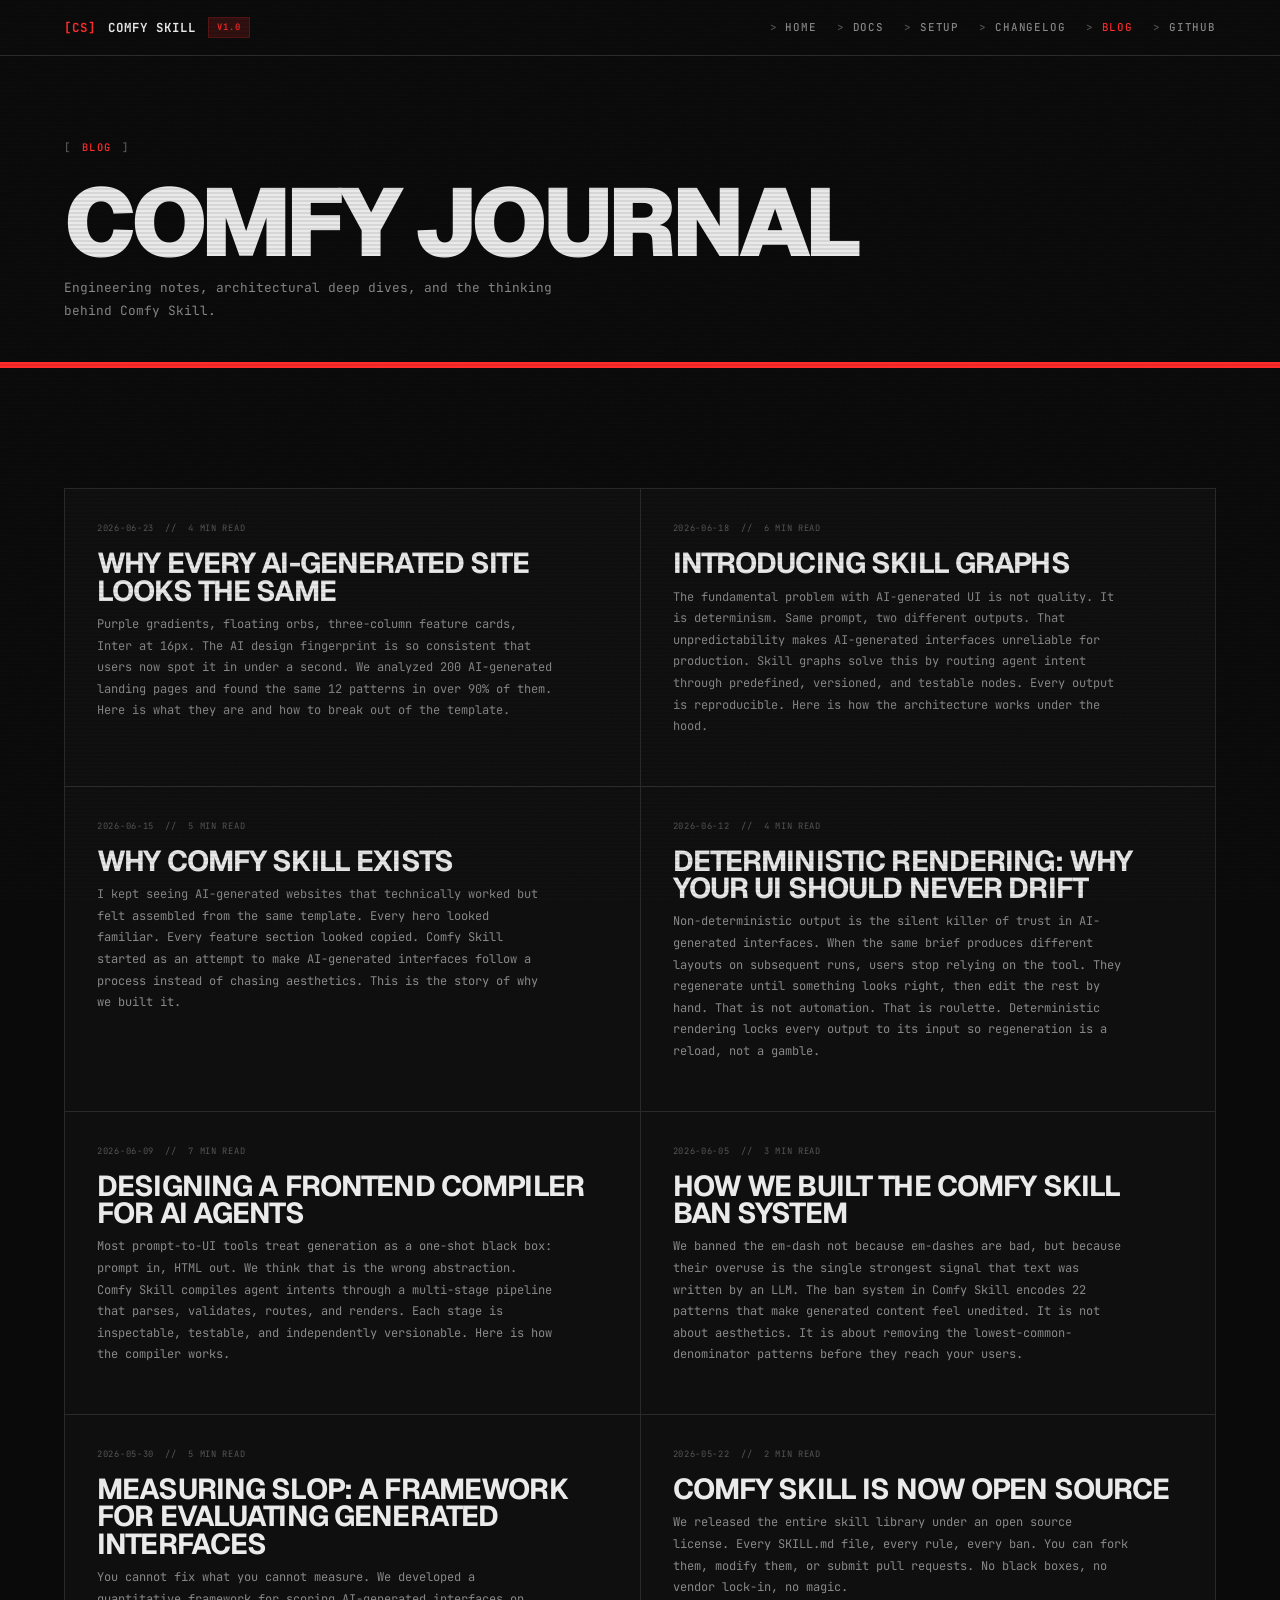
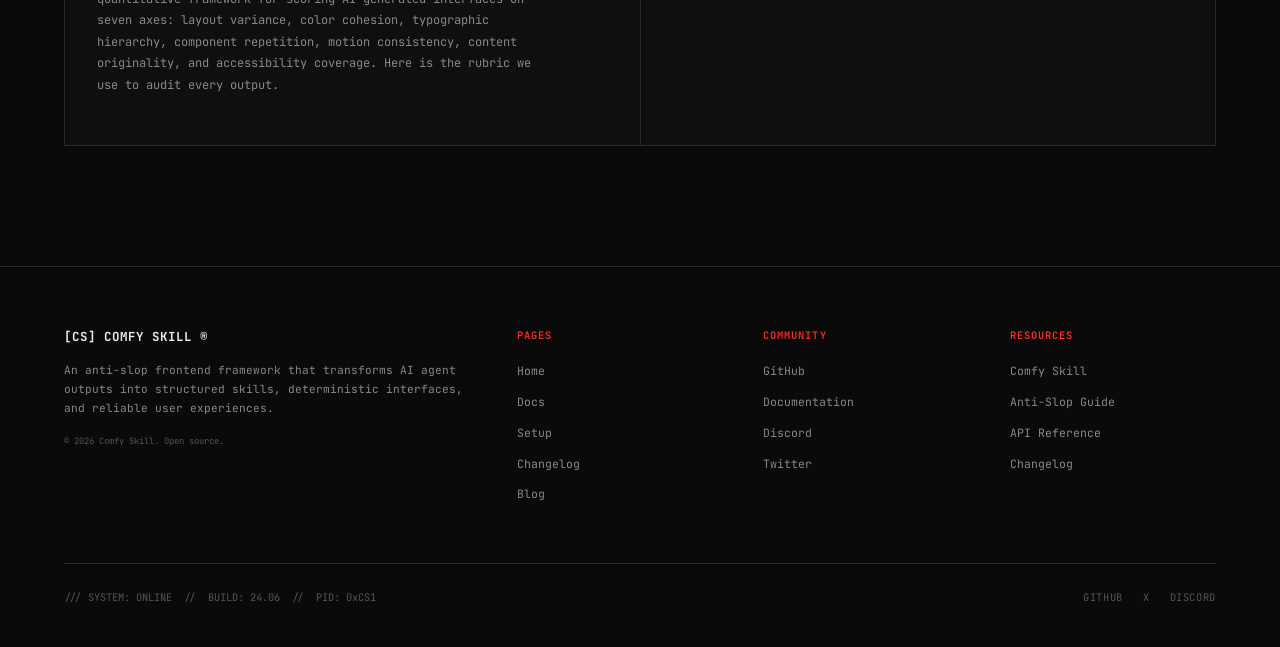
<file: blog.html>
<!DOCTYPE html>
<html lang="en">
<head>
  <meta charset="UTF-8" />
  <meta name="viewport" content="width=device-width, initial-scale=1.0" />
  <title>COMFY SKILL /// COMFY JOURNAL</title>
  <meta name="description" content="Comfy Journal - engineering, architecture, and philosophy behind Comfy Skill." />
  <link rel="preconnect" href="https://fonts.googleapis.com" />
  <link rel="preconnect" href="https://fonts.gstatic.com" crossorigin />
  <link href="https://fonts.googleapis.com/css2?family=Geist:wght@500;700;800;900&family=JetBrains+Mono:wght@400;500;600;700&display=swap" rel="stylesheet" />
  <link rel="stylesheet" href="styles.css" />
</head>
<body>
  <!-- ============ NAVIGATION ============ -->
  <nav class="nav" id="nav" role="navigation">
    <div class="nav-inner">
      <a href="index.html" class="nav-logo" aria-label="Comfy Skill home">
        <span class="nav-logo-mark" style="color:var(--red);">[CS]</span>
        <span>Comfy Skill</span>
        <span class="nav-badge">v1.0</span>
      </a>
      <ul class="nav-links">
        <li><a href="index.html">Home</a></li>
        <li><a href="docs.html">Docs</a></li>
        <li><a href="setup.html">Setup</a></li>
        <li><a href="changelog.html">Changelog</a></li>
        <li><a href="blog.html" class="active">Blog</a></li>
        <li><a href="https://github.com/Seive27/comfy-skill.git" target="_blank" rel="noopener">GitHub</a></li>
      </ul>
      <button class="nav-mobile-toggle" aria-label="Menu" aria-expanded="false">MENU</button>
    </div>
  </nav>

  <!-- ============ PAGE HEADER ============ -->
  <section class="page-header section-accent">
    <div class="container">
      <div class="section-label">BLOG</div>
      <h1>Comfy Journal</h1>
      <p>Engineering notes, architectural deep dives, and the thinking behind Comfy Skill.</p>
    </div>
  </section>

  <!-- ============ BLOG POSTS ============ -->
  <section class="section-accent">
    <div class="container">
      <div class="blog-grid">
        <article class="blog-card reveal">
          <div class="blog-meta">2026-06-23 &nbsp;//&nbsp; 4 min read</div>
          <h3>Why every AI-generated site looks the same</h3>
          <p>
            Purple gradients, floating orbs, three-column feature cards, Inter at 16px.
            The AI design fingerprint is so consistent that users now spot it in under a second.
            We analyzed 200 AI-generated landing pages and found the same 12 patterns in over
            90% of them. Here is what they are and how to break out of the template.
          </p>
        </article>

        <article class="blog-card reveal reveal-delay-1">
          <div class="blog-meta">2026-06-18 &nbsp;//&nbsp; 6 min read</div>
          <h3>Introducing Skill Graphs</h3>
          <p>
            The fundamental problem with AI-generated UI is not quality. It is determinism.
            Same prompt, two different outputs. That unpredictability makes AI-generated
            interfaces unreliable for production. Skill graphs solve this by routing agent
            intent through predefined, versioned, and testable nodes. Every output is
            reproducible. Here is how the architecture works under the hood.
          </p>
        </article>

        <article class="blog-card reveal reveal-delay-2">
          <div class="blog-meta">2026-06-15 &nbsp;//&nbsp; 5 min read</div>
          <h3>Why Comfy Skill exists</h3>
          <p>
            I kept seeing AI-generated websites that technically worked but felt assembled from
            the same template. Every hero looked familiar. Every feature section looked copied.
            Comfy Skill started as an attempt to make AI-generated interfaces follow a process
            instead of chasing aesthetics. This is the story of why we built it.
          </p>
        </article>

        <article class="blog-card reveal reveal-delay-2">
          <div class="blog-meta">2026-06-12 &nbsp;//&nbsp; 4 min read</div>
          <h3>Deterministic rendering: why your UI should never drift</h3>
          <p>
            Non-deterministic output is the silent killer of trust in AI-generated interfaces.
            When the same brief produces different layouts on subsequent runs, users stop relying
            on the tool. They regenerate until something looks right, then edit the rest by hand.
            That is not automation. That is roulette. Deterministic rendering locks every output
            to its input so regeneration is a reload, not a gamble.
          </p>
        </article>

        <article class="blog-card reveal reveal-delay-3">
          <div class="blog-meta">2026-06-09 &nbsp;//&nbsp; 7 min read</div>
          <h3>Designing a frontend compiler for AI agents</h3>
          <p>
            Most prompt-to-UI tools treat generation as a one-shot black box: prompt in, HTML out.
            We think that is the wrong abstraction. Comfy Skill compiles agent intents through
            a multi-stage pipeline that parses, validates, routes, and renders. Each stage is
            inspectable, testable, and independently versionable. Here is how the compiler works.
          </p>
        </article>

        <article class="blog-card reveal reveal-delay-3">
          <div class="blog-meta">2026-06-05 &nbsp;//&nbsp; 3 min read</div>
          <h3>How we built the Comfy Skill ban system</h3>
          <p>
            We banned the em-dash not because em-dashes are bad, but because their overuse is
            the single strongest signal that text was written by an LLM. The ban system in
            Comfy Skill encodes 22 patterns that make generated content feel unedited. It is
            not about aesthetics. It is about removing the lowest-common-denominator patterns
            before they reach your users.
          </p>
        </article>

        <article class="blog-card reveal reveal-delay-4">
          <div class="blog-meta">2026-05-30 &nbsp;//&nbsp; 5 min read</div>
          <h3>Measuring slop: a framework for evaluating generated interfaces</h3>
          <p>
            You cannot fix what you cannot measure. We developed a quantitative framework for
            scoring AI-generated interfaces on seven axes: layout variance, color cohesion,
            typographic hierarchy, component repetition, motion consistency, content originality,
            and accessibility coverage. Here is the rubric we use to audit every output.
          </p>
        </article>

        <article class="blog-card reveal reveal-delay-4">
          <div class="blog-meta">2026-05-22 &nbsp;//&nbsp; 2 min read</div>
          <h3>Comfy Skill is now open source</h3>
          <p>
            We released the entire skill library under an open source license. Every SKILL.md
            file, every rule, every ban. You can fork them, modify them, or submit pull requests.
            No black boxes, no vendor lock-in, no magic.
          </p>
        </article>
      </div>
    </div>
  </section>

  <!-- ============ FOOTER ============ -->
  <footer class="footer">
    <div class="container">
      <div class="footer-grid">
        <div>
          <div class="footer-brand-text">[CS] Comfy Skill &reg;</div>
          <p class="footer-desc">
            An anti-slop frontend framework that transforms AI agent outputs
            into structured skills, deterministic interfaces, and reliable user experiences.
          </p>
          <p style="font-family:var(--font-mono);font-size:0.55rem;color:var(--text-tertiary);margin-top:16px;">
            &copy; 2026 Comfy Skill. Open source.
          </p>
        </div>
        <div>
          <div class="footer-heading">Pages</div>
          <ul class="footer-links">
            <li><a href="index.html">Home</a></li>
            <li><a href="docs.html">Docs</a></li>
            <li><a href="setup.html">Setup</a></li>
            <li><a href="changelog.html">Changelog</a></li>
            <li><a href="blog.html">Blog</a></li>
          </ul>
        </div>
        <div>
          <div class="footer-heading">Community</div>
          <ul class="footer-links">
            <li><a href="https://github.com/Seive27/comfy-skill.git" target="_blank" rel="noopener">GitHub</a></li>
            <li><a href="#">Documentation</a></li>
            <li><a href="#">Discord</a></li>
            <li><a href="#">Twitter</a></li>
          </ul>
        </div>
        <div>
          <div class="footer-heading">Resources</div>
          <ul class="footer-links">
            <li><a href="#">Comfy Skill</a></li>
            <li><a href="#">Anti-Slop Guide</a></li>
            <li><a href="#">API Reference</a></li>
            <li><a href="changelog.html">Changelog</a></li>
          </ul>
        </div>
      </div>
      <div class="footer-bottom">
        <p>/// SYSTEM: ONLINE &nbsp;//&nbsp; BUILD: 24.06 &nbsp;//&nbsp; PID: 0xCS1</p>
        <div class="footer-socials">
          <a href="#" aria-label="GitHub">GitHub</a>
          <a href="#" aria-label="Twitter">X</a>
          <a href="#" aria-label="Discord">Discord</a>
        </div>
      </div>
    </div>
  </footer>

  <script>
    (function() {
      var reveals = document.querySelectorAll('.reveal');
      if (reveals.length) {
        var observer = new IntersectionObserver(function(entries) {
          entries.forEach(function(entry) {
            if (entry.isIntersecting) { entry.target.classList.add('visible'); observer.unobserve(entry.target); }
          });
        }, { threshold: 0.10, rootMargin: '0px 0px -40px 0px' });
        reveals.forEach(function(el) { observer.observe(el); });
      }
      var toggleBtn = document.querySelector('.nav-mobile-toggle');
      var navLinks = document.querySelector('.nav-links');
      if (toggleBtn && navLinks) {
        toggleBtn.addEventListener('click', function() {
          navLinks.classList.toggle('open');
          toggleBtn.setAttribute('aria-expanded', navLinks.classList.contains('open'));
          toggleBtn.textContent = navLinks.classList.contains('open') ? 'CLOSE' : 'MENU';
        });
        navLinks.querySelectorAll('a').forEach(function(link) {
          link.addEventListener('click', function() {
            navLinks.classList.remove('open');
            toggleBtn.setAttribute('aria-expanded', 'false');
            toggleBtn.textContent = 'MENU';
          });
        });
      }
    })();
  </script>
</body>
</html>
</file>
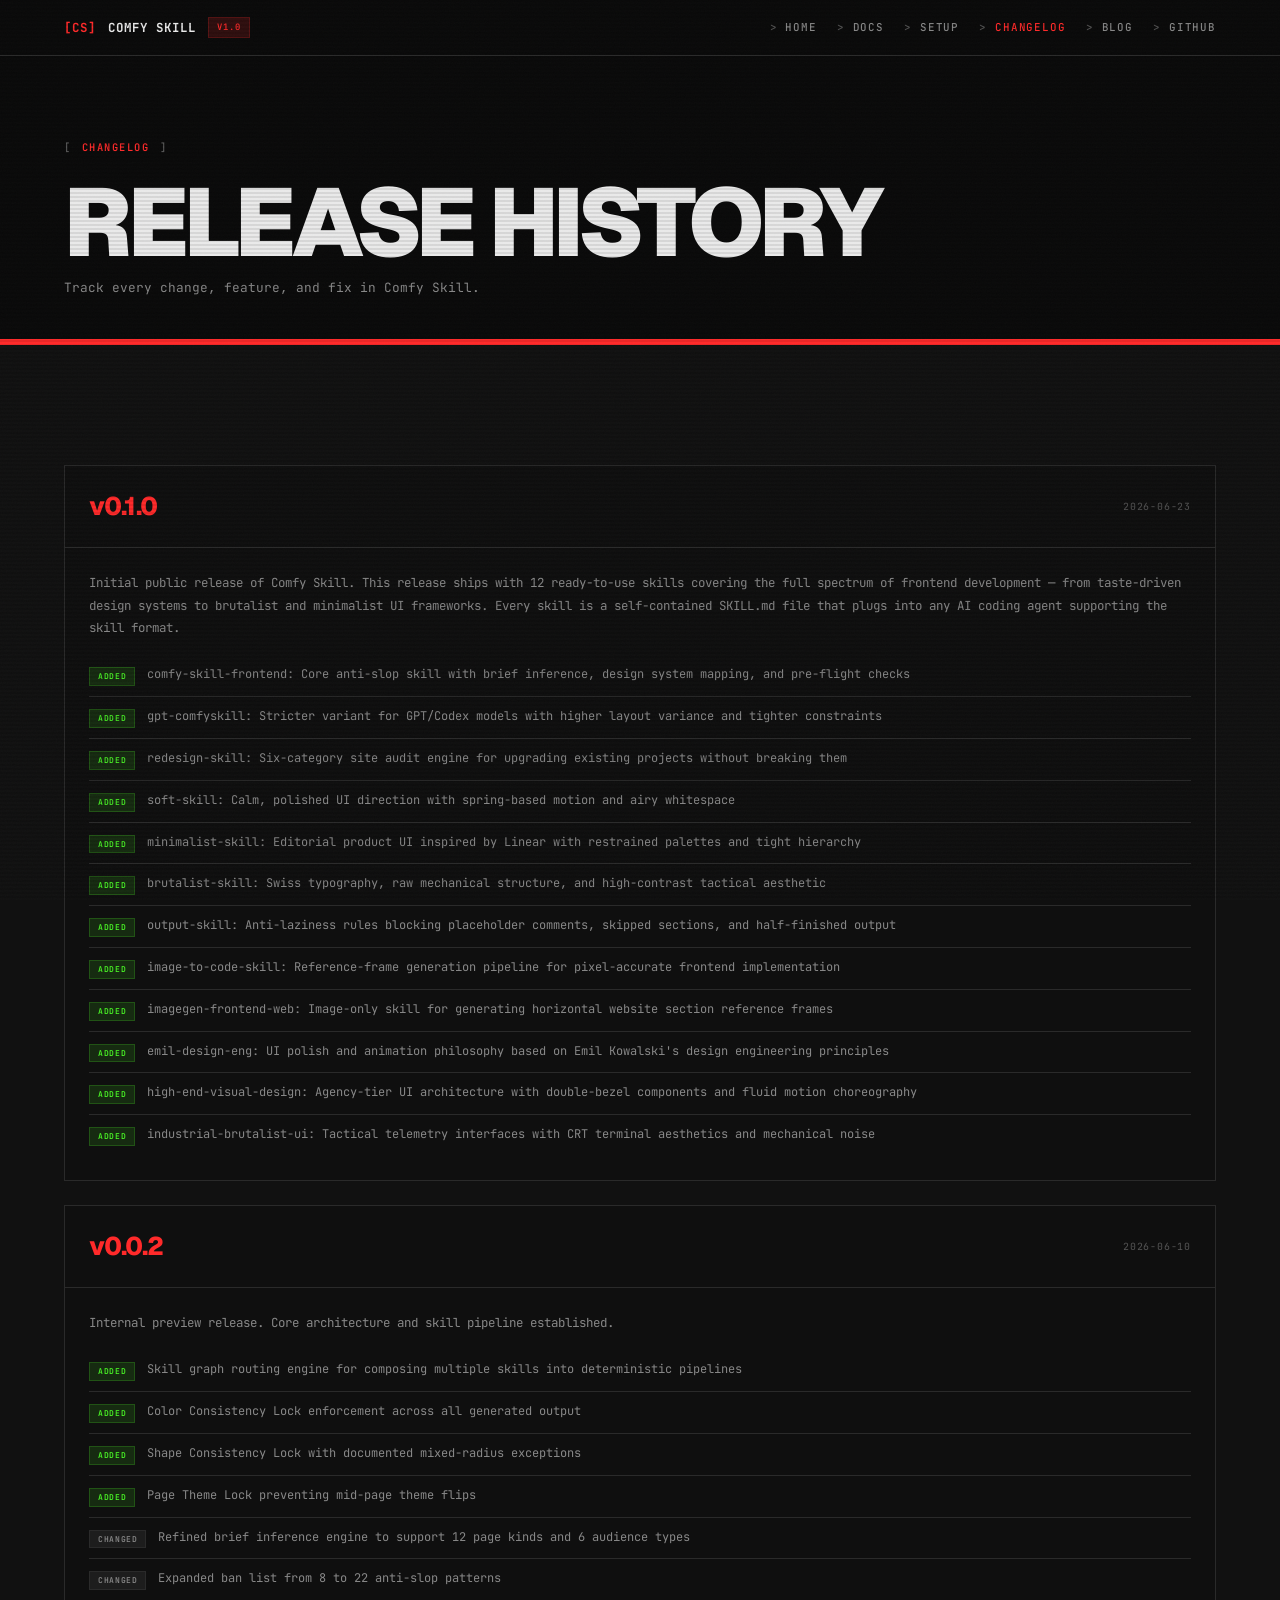
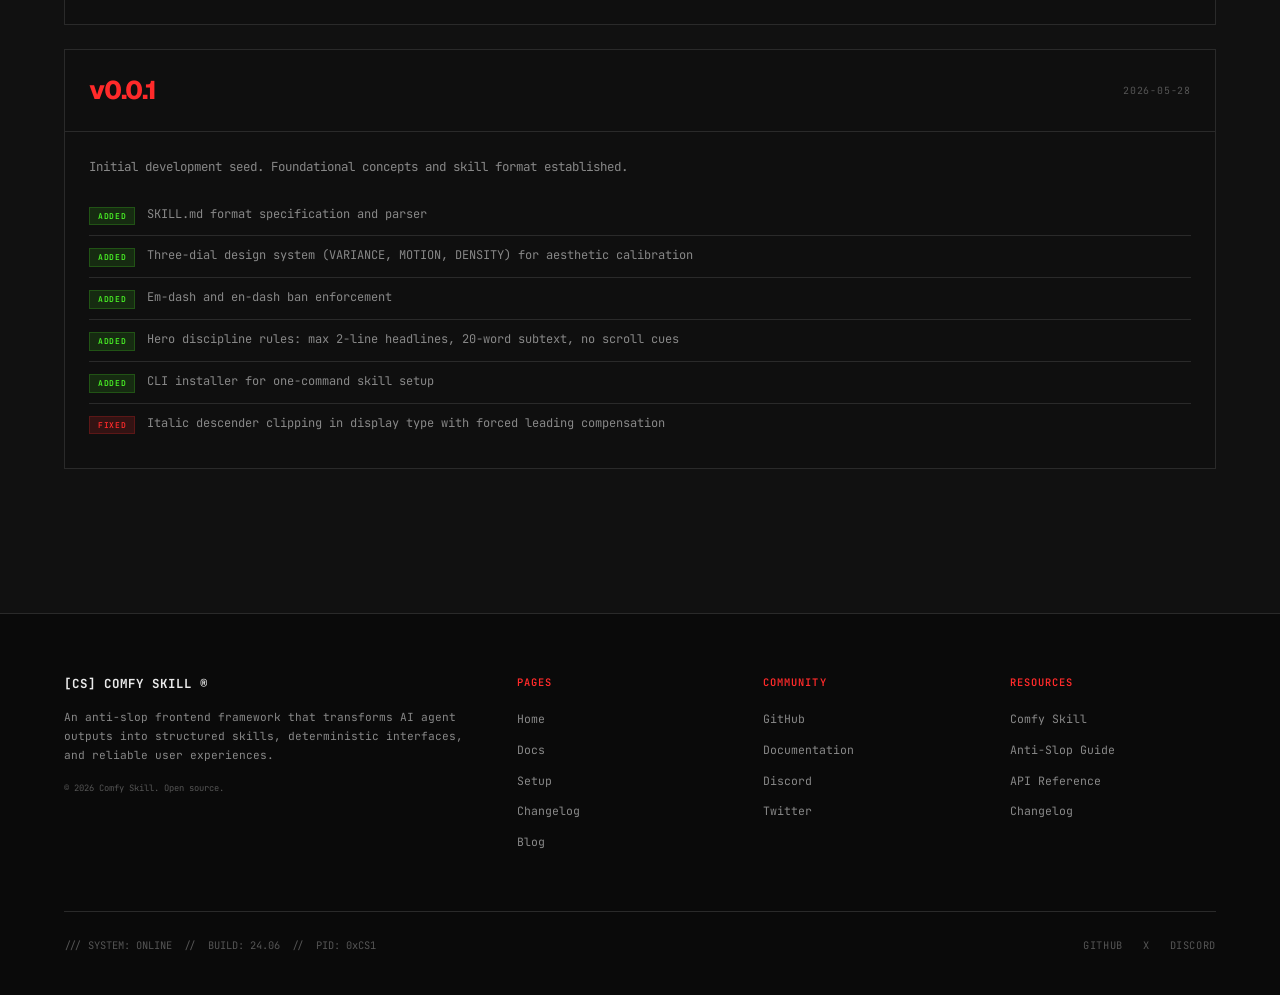
<file: changelog.html>
<!DOCTYPE html>
<html lang="en">
<head>
  <meta charset="UTF-8" />
  <meta name="viewport" content="width=device-width, initial-scale=1.0" />
  <title>COMFY SKILL /// CHANGELOG</title>
  <meta name="description" content="Comfy Skill changelog - release history and updates." />
  <link rel="preconnect" href="https://fonts.googleapis.com" />
  <link rel="preconnect" href="https://fonts.gstatic.com" crossorigin />
  <link href="https://fonts.googleapis.com/css2?family=Geist:wght@500;700;800;900&family=JetBrains+Mono:wght@400;500;600;700&display=swap" rel="stylesheet" />
  <link rel="stylesheet" href="styles.css" />
</head>
<body>
  <!-- ============ NAVIGATION ============ -->
  <nav class="nav" id="nav" role="navigation">
    <div class="nav-inner">
      <a href="index.html" class="nav-logo" aria-label="Comfy Skill home">
        <span class="nav-logo-mark" style="color:var(--red);">[CS]</span>
        <span>Comfy Skill</span>
        <span class="nav-badge">v1.0</span>
      </a>
      <ul class="nav-links">
        <li><a href="index.html">Home</a></li>
        <li><a href="docs.html">Docs</a></li>
        <li><a href="setup.html">Setup</a></li>
        <li><a href="changelog.html" class="active">Changelog</a></li>
        <li><a href="blog.html">Blog</a></li>
        <li><a href="https://github.com/Seive27/comfy-skill.git" target="_blank" rel="noopener">GitHub</a></li>
      </ul>
      <button class="nav-mobile-toggle" aria-label="Menu" aria-expanded="false">MENU</button>
    </div>
  </nav>

  <!-- ============ PAGE HEADER ============ -->
  <section class="page-header section-accent">
    <div class="container">
      <div class="section-label">CHANGELOG</div>
      <h1>Release history</h1>
      <p>Track every change, feature, and fix in Comfy Skill.</p>
    </div>
  </section>

  <!-- ============ CHANGELOG ============ -->
  <section class="changelog-section section-accent">
    <div class="container">
      <!-- v0.1.0 -->
      <div class="changelog-entry reveal">
        <div class="changelog-header">
          <span class="changelog-version">v0.1.0</span>
          <span class="changelog-date">2026-06-23</span>
        </div>
        <div class="changelog-body">
          <p>
            Initial public release of Comfy Skill. This release ships with 12 ready-to-use skills
            covering the full spectrum of frontend development — from taste-driven design systems
            to brutalist and minimalist UI frameworks. Every skill is a self-contained SKILL.md file
            that plugs into any AI coding agent supporting the skill format.
          </p>
          <ul class="changelog-list">
            <li><span class="changelog-tag changelog-tag-added">ADDED</span> comfy-skill-frontend: Core anti-slop skill with brief inference, design system mapping, and pre-flight checks</li>
            <li><span class="changelog-tag changelog-tag-added">ADDED</span> gpt-comfyskill: Stricter variant for GPT/Codex models with higher layout variance and tighter constraints</li>
            <li><span class="changelog-tag changelog-tag-added">ADDED</span> redesign-skill: Six-category site audit engine for upgrading existing projects without breaking them</li>
            <li><span class="changelog-tag changelog-tag-added">ADDED</span> soft-skill: Calm, polished UI direction with spring-based motion and airy whitespace</li>
            <li><span class="changelog-tag changelog-tag-added">ADDED</span> minimalist-skill: Editorial product UI inspired by Linear with restrained palettes and tight hierarchy</li>
            <li><span class="changelog-tag changelog-tag-added">ADDED</span> brutalist-skill: Swiss typography, raw mechanical structure, and high-contrast tactical aesthetic</li>
            <li><span class="changelog-tag changelog-tag-added">ADDED</span> output-skill: Anti-laziness rules blocking placeholder comments, skipped sections, and half-finished output</li>
            <li><span class="changelog-tag changelog-tag-added">ADDED</span> image-to-code-skill: Reference-frame generation pipeline for pixel-accurate frontend implementation</li>
            <li><span class="changelog-tag changelog-tag-added">ADDED</span> imagegen-frontend-web: Image-only skill for generating horizontal website section reference frames</li>
            <li><span class="changelog-tag changelog-tag-added">ADDED</span> emil-design-eng: UI polish and animation philosophy based on Emil Kowalski's design engineering principles</li>
            <li><span class="changelog-tag changelog-tag-added">ADDED</span> high-end-visual-design: Agency-tier UI architecture with double-bezel components and fluid motion choreography</li>
            <li><span class="changelog-tag changelog-tag-added">ADDED</span> industrial-brutalist-ui: Tactical telemetry interfaces with CRT terminal aesthetics and mechanical noise</li>
          </ul>
        </div>
      </div>

      <!-- v0.0.2 -->
      <div class="changelog-entry reveal reveal-delay-1">
        <div class="changelog-header">
          <span class="changelog-version">v0.0.2</span>
          <span class="changelog-date">2026-06-10</span>
        </div>
        <div class="changelog-body">
          <p>Internal preview release. Core architecture and skill pipeline established.</p>
          <ul class="changelog-list">
            <li><span class="changelog-tag changelog-tag-added">ADDED</span> Skill graph routing engine for composing multiple skills into deterministic pipelines</li>
            <li><span class="changelog-tag changelog-tag-added">ADDED</span> Color Consistency Lock enforcement across all generated output</li>
            <li><span class="changelog-tag changelog-tag-added">ADDED</span> Shape Consistency Lock with documented mixed-radius exceptions</li>
            <li><span class="changelog-tag changelog-tag-added">ADDED</span> Page Theme Lock preventing mid-page theme flips</li>
            <li><span class="changelog-tag changelog-tag-changed">CHANGED</span> Refined brief inference engine to support 12 page kinds and 6 audience types</li>
            <li><span class="changelog-tag changelog-tag-changed">CHANGED</span> Expanded ban list from 8 to 22 anti-slop patterns</li>
          </ul>
        </div>
      </div>

      <!-- v0.0.1 -->
      <div class="changelog-entry reveal reveal-delay-2">
        <div class="changelog-header">
          <span class="changelog-version">v0.0.1</span>
          <span class="changelog-date">2026-05-28</span>
        </div>
        <div class="changelog-body">
          <p>Initial development seed. Foundational concepts and skill format established.</p>
          <ul class="changelog-list">
            <li><span class="changelog-tag changelog-tag-added">ADDED</span> SKILL.md format specification and parser</li>
            <li><span class="changelog-tag changelog-tag-added">ADDED</span> Three-dial design system (VARIANCE, MOTION, DENSITY) for aesthetic calibration</li>
            <li><span class="changelog-tag changelog-tag-added">ADDED</span> Em-dash and en-dash ban enforcement</li>
            <li><span class="changelog-tag changelog-tag-added">ADDED</span> Hero discipline rules: max 2-line headlines, 20-word subtext, no scroll cues</li>
            <li><span class="changelog-tag changelog-tag-added">ADDED</span> CLI installer for one-command skill setup</li>
            <li><span class="changelog-tag changelog-tag-fixed">FIXED</span> Italic descender clipping in display type with forced leading compensation</li>
          </ul>
        </div>
      </div>
    </div>
  </section>

  <!-- ============ FOOTER ============ -->
  <footer class="footer">
    <div class="container">
      <div class="footer-grid">
        <div>
          <div class="footer-brand-text">[CS] Comfy Skill &reg;</div>
          <p class="footer-desc">
            An anti-slop frontend framework that transforms AI agent outputs
            into structured skills, deterministic interfaces, and reliable user experiences.
          </p>
          <p style="font-family:var(--font-mono);font-size:0.55rem;color:var(--text-tertiary);margin-top:16px;">
            &copy; 2026 Comfy Skill. Open source.
          </p>
        </div>
        <div>
          <div class="footer-heading">Pages</div>
          <ul class="footer-links">
            <li><a href="index.html">Home</a></li>
            <li><a href="docs.html">Docs</a></li>
            <li><a href="setup.html">Setup</a></li>
            <li><a href="changelog.html">Changelog</a></li>
            <li><a href="blog.html">Blog</a></li>
          </ul>
        </div>
        <div>
          <div class="footer-heading">Community</div>
          <ul class="footer-links">
            <li><a href="https://github.com/Seive27/comfy-skill.git" target="_blank" rel="noopener">GitHub</a></li>
            <li><a href="#">Documentation</a></li>
            <li><a href="#">Discord</a></li>
            <li><a href="#">Twitter</a></li>
          </ul>
        </div>
        <div>
          <div class="footer-heading">Resources</div>
          <ul class="footer-links">
            <li><a href="#">Comfy Skill</a></li>
            <li><a href="#">Anti-Slop Guide</a></li>
            <li><a href="#">API Reference</a></li>
            <li><a href="changelog.html">Changelog</a></li>
          </ul>
        </div>
      </div>
      <div class="footer-bottom">
        <p>/// SYSTEM: ONLINE &nbsp;//&nbsp; BUILD: 24.06 &nbsp;//&nbsp; PID: 0xCS1</p>
        <div class="footer-socials">
          <a href="#" aria-label="GitHub">GitHub</a>
          <a href="#" aria-label="Twitter">X</a>
          <a href="#" aria-label="Discord">Discord</a>
        </div>
      </div>
    </div>
  </footer>

  <script>
    (function() {
      var reveals = document.querySelectorAll('.reveal');
      if (reveals.length) {
        var observer = new IntersectionObserver(function(entries) {
          entries.forEach(function(entry) {
            if (entry.isIntersecting) { entry.target.classList.add('visible'); observer.unobserve(entry.target); }
          });
        }, { threshold: 0.10, rootMargin: '0px 0px -40px 0px' });
        reveals.forEach(function(el) { observer.observe(el); });
      }
      var toggleBtn = document.querySelector('.nav-mobile-toggle');
      var navLinks = document.querySelector('.nav-links');
      if (toggleBtn && navLinks) {
        toggleBtn.addEventListener('click', function() {
          navLinks.classList.toggle('open');
          toggleBtn.setAttribute('aria-expanded', navLinks.classList.contains('open'));
          toggleBtn.textContent = navLinks.classList.contains('open') ? 'CLOSE' : 'MENU';
        });
        navLinks.querySelectorAll('a').forEach(function(link) {
          link.addEventListener('click', function() {
            navLinks.classList.remove('open');
            toggleBtn.setAttribute('aria-expanded', 'false');
            toggleBtn.textContent = 'MENU';
          });
        });
      }
    })();
  </script>
</body>
</html>
</file>
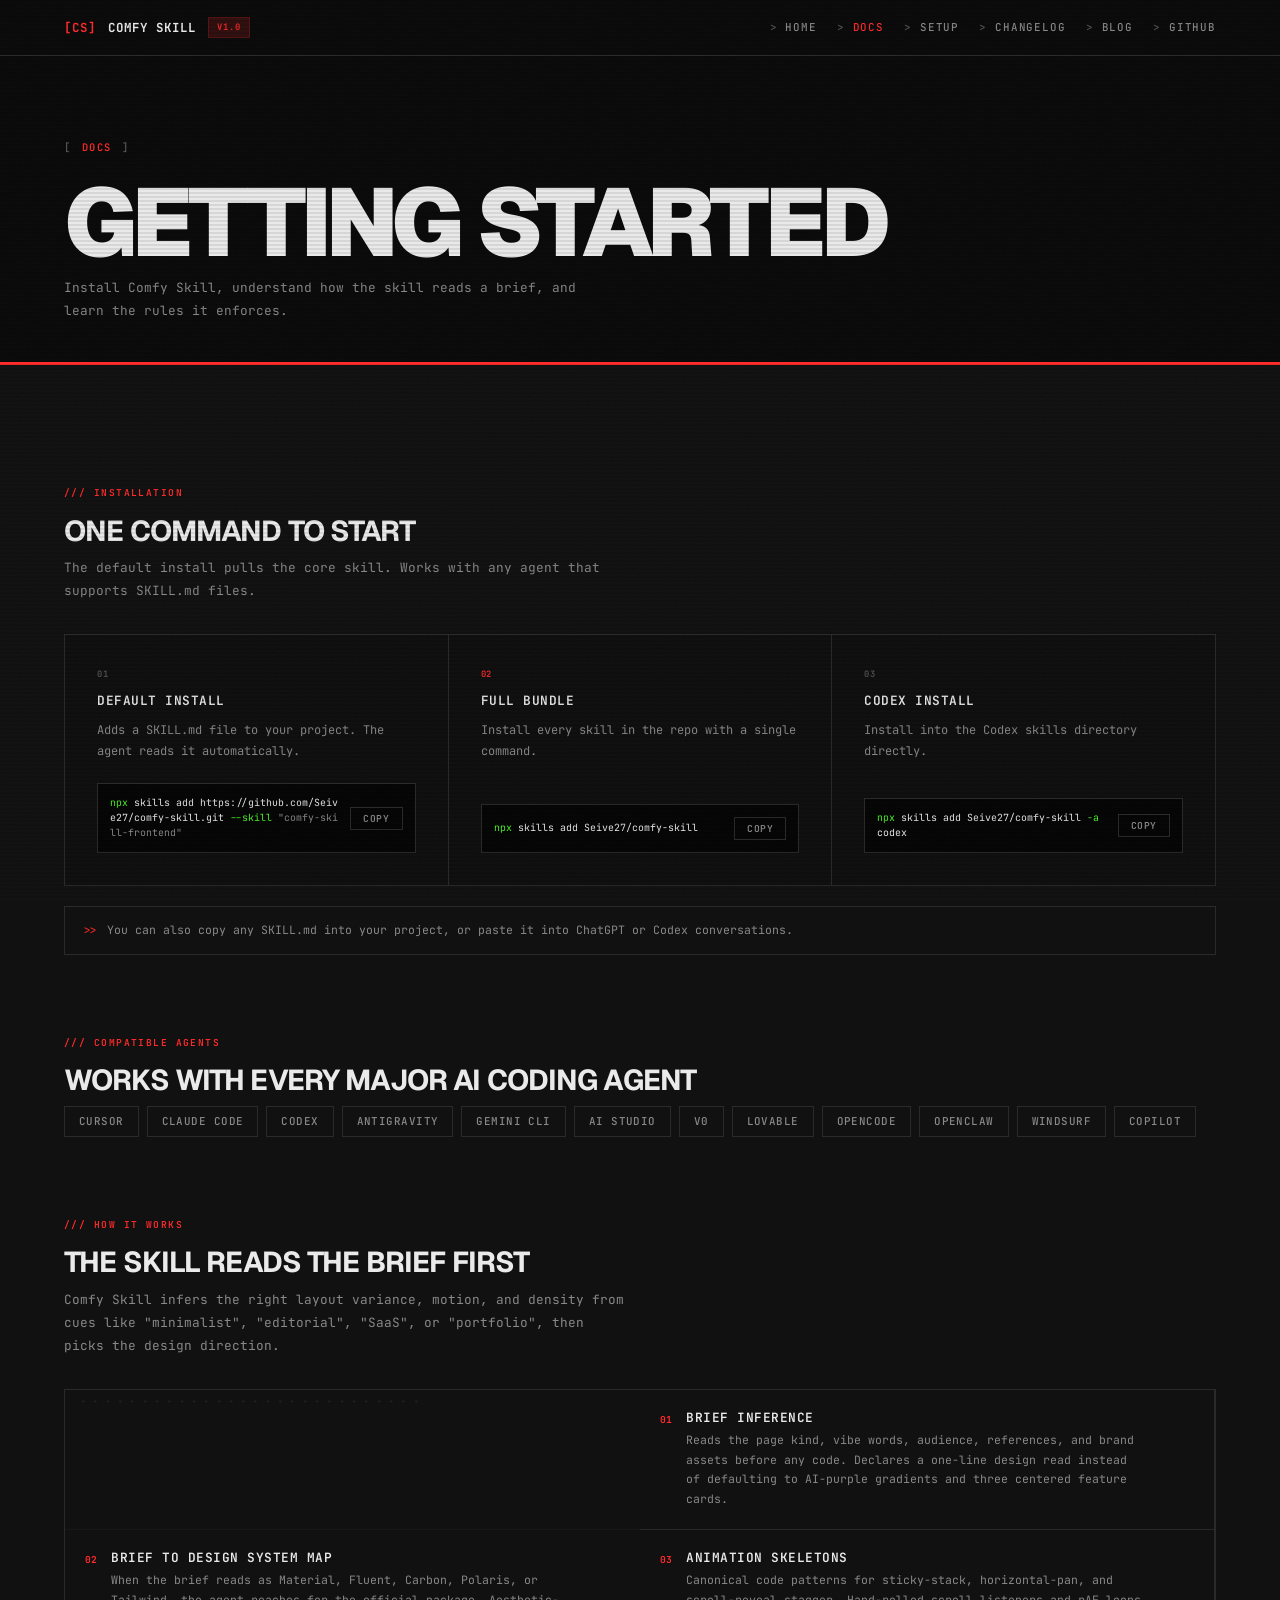
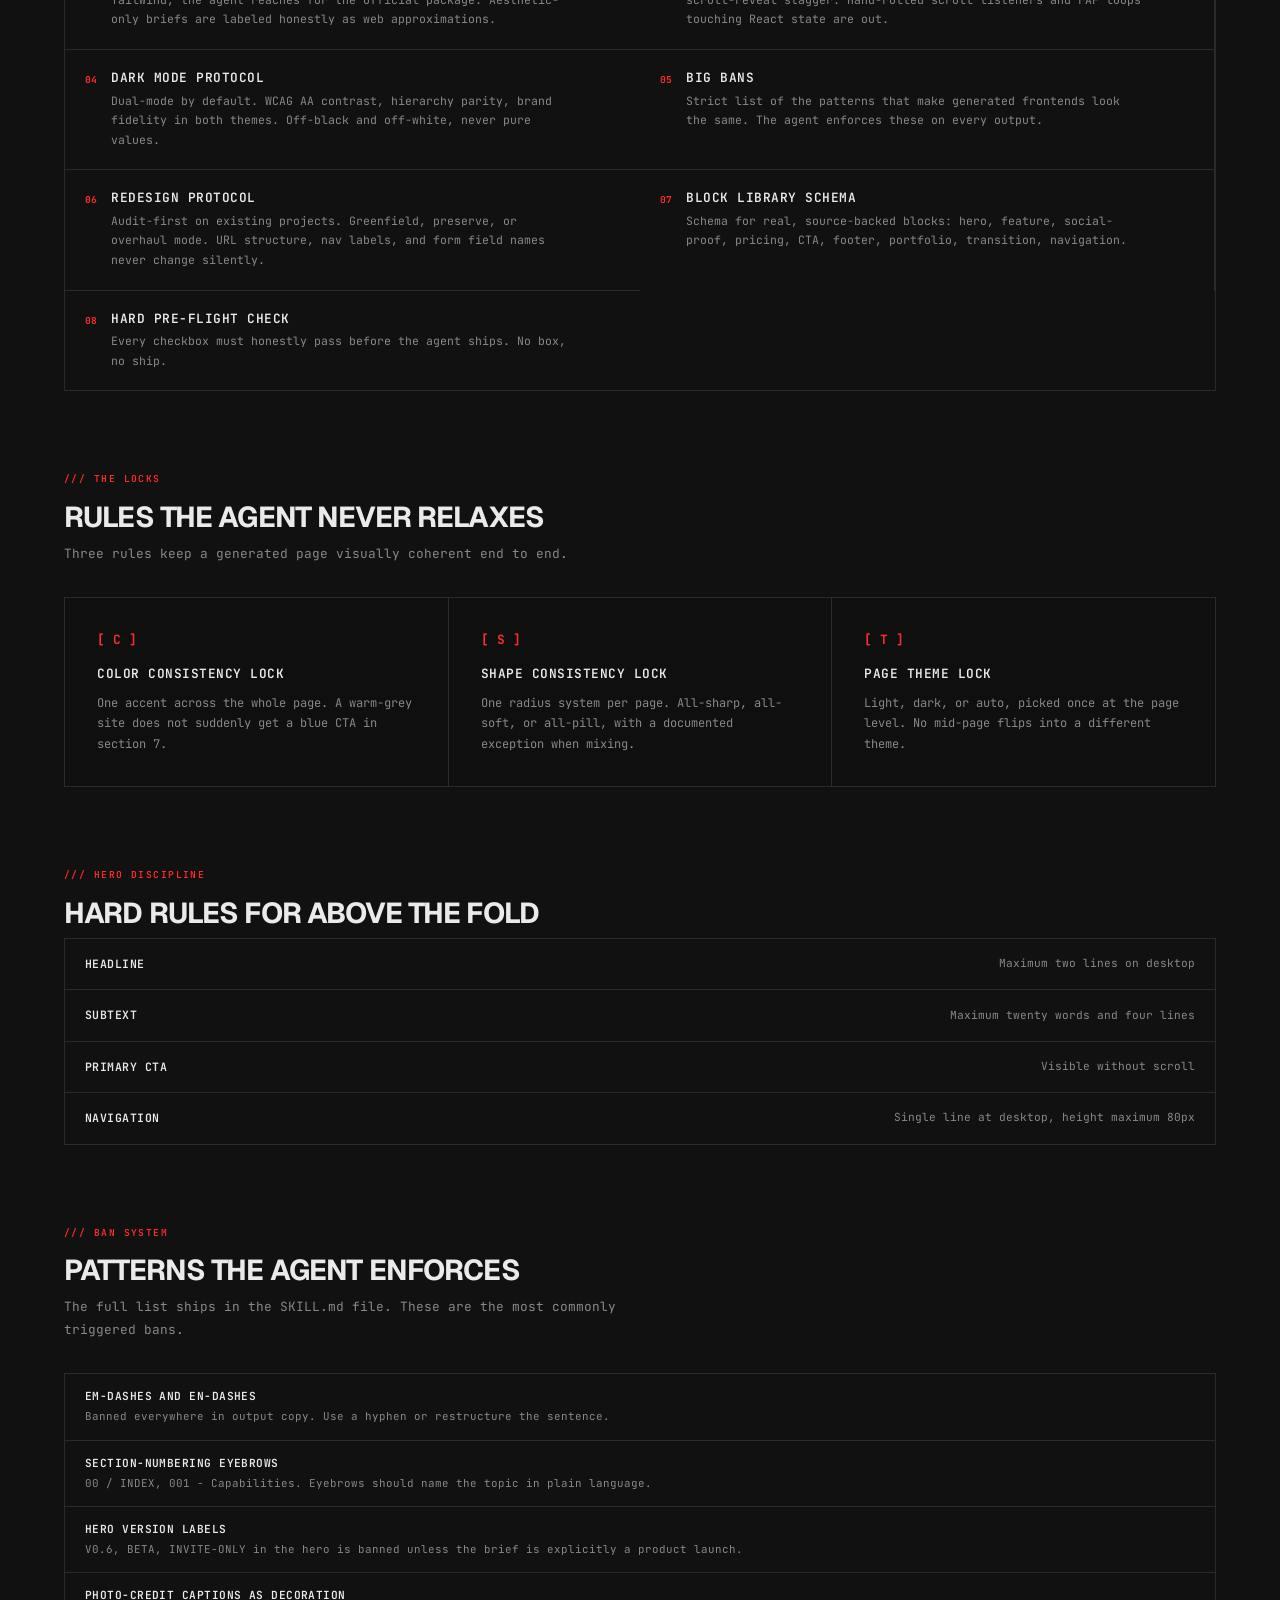
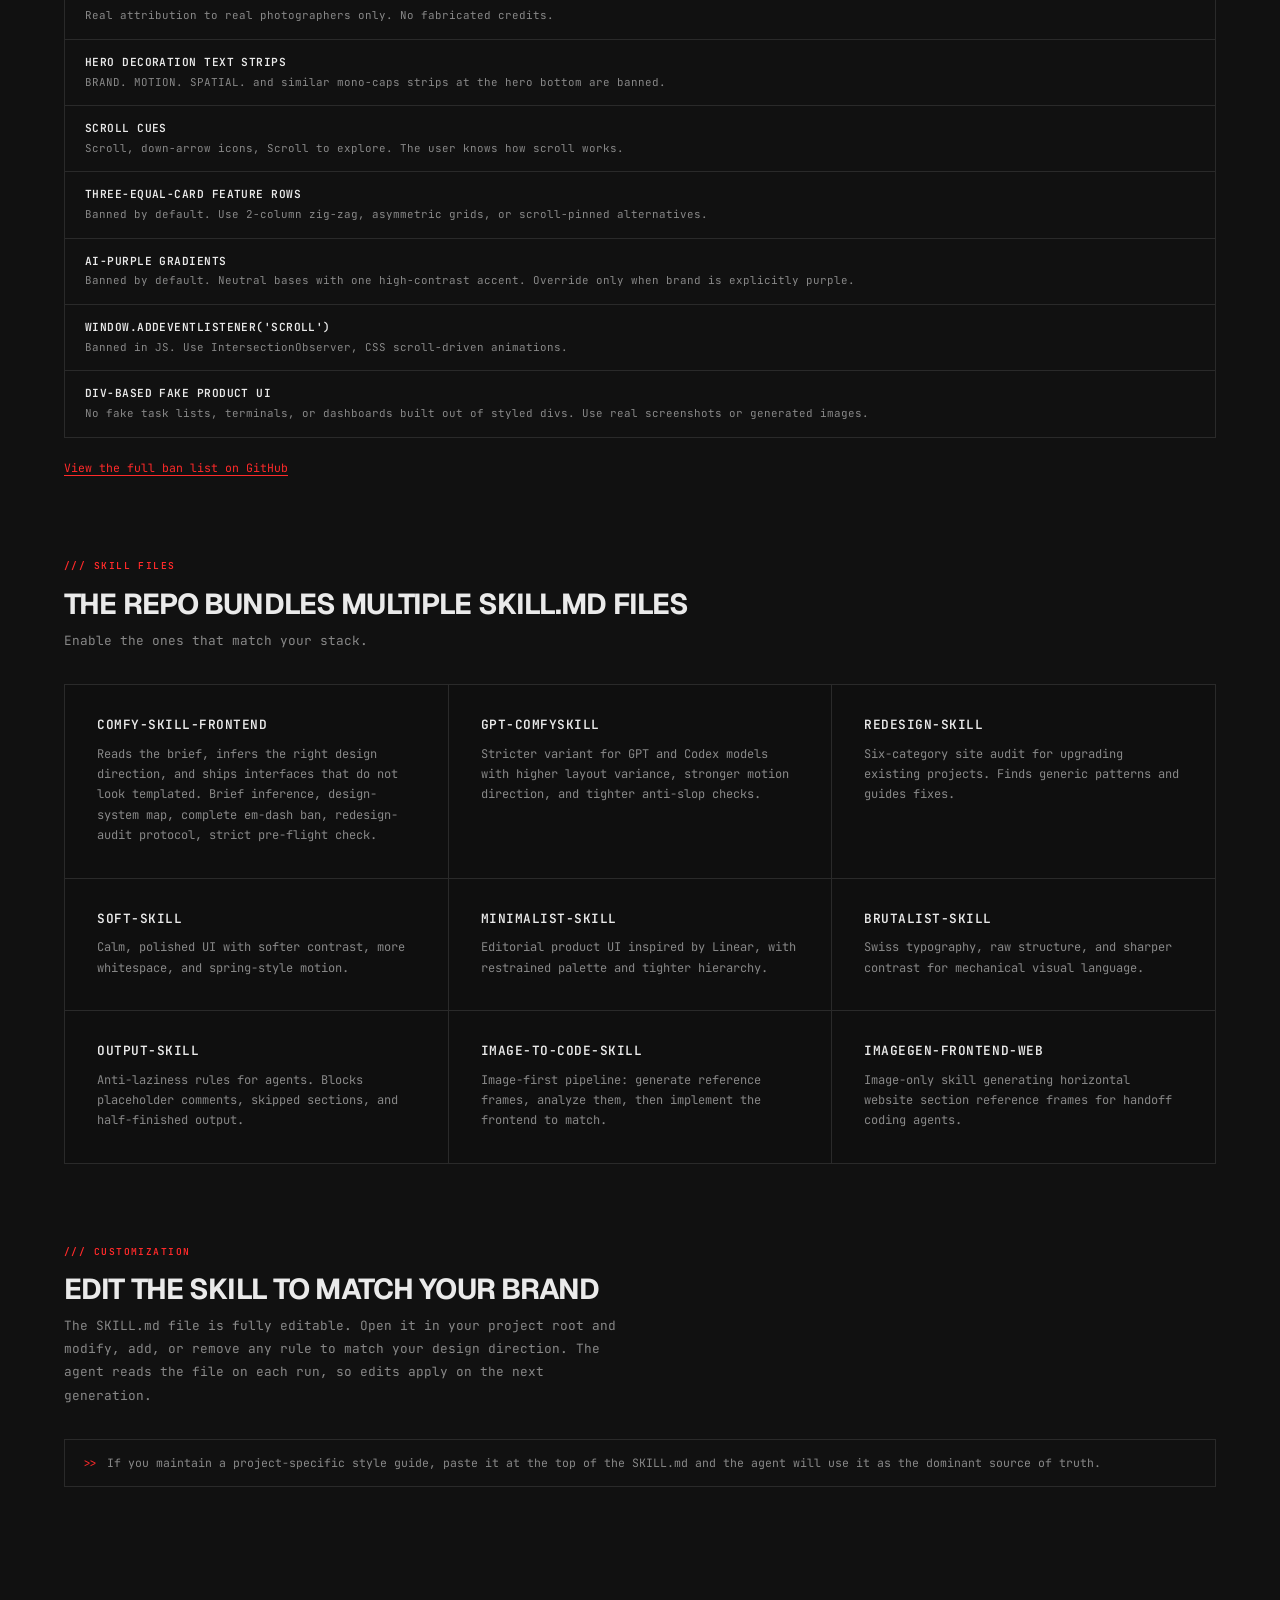
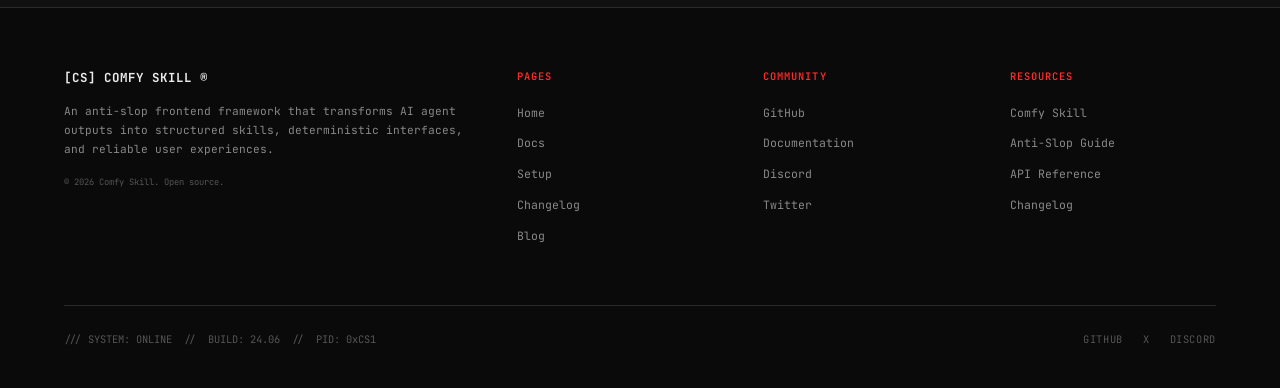
<file: docs.html>
<!DOCTYPE html>
<html lang="en">
<head>
  <meta charset="UTF-8" />
  <meta name="viewport" content="width=device-width, initial-scale=1.0" />
  <title>COMFY SKILL /// DOCS</title>
  <meta name="description" content="Comfy Skill documentation - installation, configuration, and API reference." />
  <link rel="preconnect" href="https://fonts.googleapis.com" />
  <link rel="preconnect" href="https://fonts.gstatic.com" crossorigin />
  <link href="https://fonts.googleapis.com/css2?family=Geist:wght@500;700;800;900&family=JetBrains+Mono:wght@400;500;600;700&display=swap" rel="stylesheet" />
  <link rel="stylesheet" href="styles.css" />
</head>
<body>
  <!-- ============ NAVIGATION ============ -->
  <nav class="nav" id="nav" role="navigation">
    <div class="nav-inner">
      <a href="index.html" class="nav-logo" aria-label="Comfy Skill home">
        <span class="nav-logo-mark" style="color:var(--red);">[CS]</span>
        <span>Comfy Skill</span>
        <span class="nav-badge">v1.0</span>
      </a>
      <ul class="nav-links">
        <li><a href="index.html">Home</a></li>
        <li><a href="docs.html" class="active">Docs</a></li>
        <li><a href="setup.html">Setup</a></li>
        <li><a href="changelog.html">Changelog</a></li>
        <li><a href="blog.html">Blog</a></li>
        <li><a href="https://github.com/Seive27/comfy-skill.git" target="_blank" rel="noopener">GitHub</a></li>
      </ul>
      <button class="nav-mobile-toggle" aria-label="Menu" aria-expanded="false">MENU</button>
    </div>
  </nav>

  <!-- ============ PAGE HEADER ============ -->
  <section class="page-header section-accent">
    <div class="container">
      <div class="section-label">DOCS</div>
      <h1>Getting started</h1>
      <p>Install Comfy Skill, understand how the skill reads a brief, and learn the rules it enforces.</p>
    </div>
  </section>

  <!-- ============ DOCS CONTENT ============ -->
  <section class="docs">
    <div class="container">
      <!-- --- Installation --- -->
      <div class="docs-section reveal">
        <div class="docs-section-label">/// INSTALLATION</div>
        <h3>One command to start</h3>
        <p class="docs-section-desc">The default install pulls the core skill. Works with any agent that supports SKILL.md files.</p>

        <div class="docs-cards-grid">
          <div class="docs-card">
            <div class="docs-card-index">01</div>
            <h4>Default Install</h4>
            <p>Adds a SKILL.md file to your project. The agent reads it automatically.</p>
            <div class="docs-code-block">
              <code><span class="code-command">npx</span> skills add https://github.com/Seive27/comfy-skill.git <span class="code-command">--skill</span> <span class="code-string">"comfy-skill-frontend"</span></code>
              <button class="hero-terminal-btn" data-copy='npx skills add https://github.com/Seive27/comfy-skill.git --skill "comfy-skill-frontend"'>Copy</button>
            </div>
          </div>

          <div class="docs-card">
            <div class="docs-card-index docs-card-index-red">02</div>
            <h4>Full Bundle</h4>
            <p>Install every skill in the repo with a single command.</p>
            <div class="docs-code-block">
              <code><span class="code-command">npx</span> skills add Seive27/comfy-skill</code>
              <button class="hero-terminal-btn" data-copy="npx skills add Seive27/comfy-skill">Copy</button>
            </div>
          </div>

          <div class="docs-card">
            <div class="docs-card-index">03</div>
            <h4>Codex Install</h4>
            <p>Install into the Codex skills directory directly.</p>
            <div class="docs-code-block">
              <code><span class="code-command">npx</span> skills add Seive27/comfy-skill <span class="code-command">-a</span> codex</code>
              <button class="hero-terminal-btn" data-copy="npx skills add Seive27/comfy-skill -a codex">Copy</button>
            </div>
          </div>
        </div>

        <div class="docs-tip">
          <span class="docs-tip-icon">&gt;&gt;</span>
          <span>You can also copy any SKILL.md into your project, or paste it into ChatGPT or Codex conversations.</span>
        </div>
      </div>

      <!-- --- Compatible Agents --- -->
      <div class="docs-section reveal">
        <div class="docs-section-label">/// COMPATIBLE AGENTS</div>
        <h3>Works with every major AI coding agent</h3>
        <div class="docs-agents">
          <span class="docs-agent-pill">Cursor</span>
          <span class="docs-agent-pill">Claude Code</span>
          <span class="docs-agent-pill">Codex</span>
          <span class="docs-agent-pill">Antigravity</span>
          <span class="docs-agent-pill">Gemini CLI</span>
          <span class="docs-agent-pill">AI Studio</span>
          <span class="docs-agent-pill">v0</span>
          <span class="docs-agent-pill">Lovable</span>
          <span class="docs-agent-pill">OpenCode</span>
          <span class="docs-agent-pill">OpenClaw</span>
          <span class="docs-agent-pill">Windsurf</span>
          <span class="docs-agent-pill">Copilot</span>
        </div>
      </div>

      <!-- --- How It Works --- -->
      <div class="docs-section reveal">
        <div class="docs-section-label">/// HOW IT WORKS</div>
        <h3>The skill reads the brief first</h3>
        <p class="docs-section-desc">
          Comfy Skill infers the right layout variance, motion, and density from cues like
          "minimalist", "editorial", "SaaS", or "portfolio", then picks the design direction.
        </p>

        <div class="docs-features">
          <div class="docs-feature">
            <div class="docs-feature-marker">01</div>
            <div class="docs-feature-text">
              <h4>Brief inference</h4>
              <p>Reads the page kind, vibe words, audience, references, and brand assets before any code. Declares a one-line design read instead of defaulting to AI-purple gradients and three centered feature cards.</p>
            </div>
          </div>
          <div class="docs-feature">
            <div class="docs-feature-marker">02</div>
            <div class="docs-feature-text">
              <h4>Brief to design system map</h4>
              <p>When the brief reads as Material, Fluent, Carbon, Polaris, or Tailwind, the agent reaches for the official package. Aesthetic-only briefs are labeled honestly as web approximations.</p>
            </div>
          </div>
          <div class="docs-feature">
            <div class="docs-feature-marker">03</div>
            <div class="docs-feature-text">
              <h4>Animation skeletons</h4>
              <p>Canonical code patterns for sticky-stack, horizontal-pan, and scroll-reveal stagger. Hand-rolled scroll listeners and rAF loops touching React state are out.</p>
            </div>
          </div>
          <div class="docs-feature">
            <div class="docs-feature-marker">04</div>
            <div class="docs-feature-text">
              <h4>Dark mode protocol</h4>
              <p>Dual-mode by default. WCAG AA contrast, hierarchy parity, brand fidelity in both themes. Off-black and off-white, never pure values.</p>
            </div>
          </div>
          <div class="docs-feature">
            <div class="docs-feature-marker">05</div>
            <div class="docs-feature-text">
              <h4>Big bans</h4>
              <p>Strict list of the patterns that make generated frontends look the same. The agent enforces these on every output.</p>
            </div>
          </div>
          <div class="docs-feature">
            <div class="docs-feature-marker">06</div>
            <div class="docs-feature-text">
              <h4>Redesign protocol</h4>
              <p>Audit-first on existing projects. Greenfield, preserve, or overhaul mode. URL structure, nav labels, and form field names never change silently.</p>
            </div>
          </div>
          <div class="docs-feature">
            <div class="docs-feature-marker">07</div>
            <div class="docs-feature-text">
              <h4>Block library schema</h4>
              <p>Schema for real, source-backed blocks: hero, feature, social-proof, pricing, CTA, footer, portfolio, transition, navigation.</p>
            </div>
          </div>
          <div class="docs-feature">
            <div class="docs-feature-marker">08</div>
            <div class="docs-feature-text">
              <h4>Hard pre-flight check</h4>
              <p>Every checkbox must honestly pass before the agent ships. No box, no ship.</p>
            </div>
          </div>
        </div>
      </div>

      <!-- --- The Locks --- -->
      <div class="docs-section reveal">
        <div class="docs-section-label">/// THE LOCKS</div>
        <h3>Rules the agent never relaxes</h3>
        <p class="docs-section-desc">Three rules keep a generated page visually coherent end to end.</p>

        <div class="docs-lock-grid">
          <div class="docs-lock-card">
            <div class="docs-lock-icon">[ C ]</div>
            <h4>Color Consistency Lock</h4>
            <p>One accent across the whole page. A warm-grey site does not suddenly get a blue CTA in section 7.</p>
          </div>
          <div class="docs-lock-card">
            <div class="docs-lock-icon">[ S ]</div>
            <h4>Shape Consistency Lock</h4>
            <p>One radius system per page. All-sharp, all-soft, or all-pill, with a documented exception when mixing.</p>
          </div>
          <div class="docs-lock-card">
            <div class="docs-lock-icon">[ T ]</div>
            <h4>Page Theme Lock</h4>
            <p>Light, dark, or auto, picked once at the page level. No mid-page flips into a different theme.</p>
          </div>
        </div>
      </div>

      <!-- --- Hero Discipline --- -->
      <div class="docs-section reveal">
        <div class="docs-section-label">/// HERO DISCIPLINE</div>
        <h3>Hard rules for above the fold</h3>
        <div class="docs-rules">
          <div class="docs-rule">
            <span class="docs-rule-label">Headline</span>
            <span class="docs-rule-value">Maximum two lines on desktop</span>
          </div>
          <div class="docs-rule">
            <span class="docs-rule-label">Subtext</span>
            <span class="docs-rule-value">Maximum twenty words and four lines</span>
          </div>
          <div class="docs-rule">
            <span class="docs-rule-label">Primary CTA</span>
            <span class="docs-rule-value">Visible without scroll</span>
          </div>
          <div class="docs-rule">
            <span class="docs-rule-label">Navigation</span>
            <span class="docs-rule-value">Single line at desktop, height maximum 80px</span>
          </div>
        </div>
      </div>

      <!-- --- Ban System --- -->
      <div class="docs-section reveal">
        <div class="docs-section-label">/// BAN SYSTEM</div>
        <h3>Patterns the agent enforces</h3>
        <p class="docs-section-desc">The full list ships in the SKILL.md file. These are the most commonly triggered bans.</p>

        <div class="docs-bans">
          <div class="docs-ban">
            <div class="docs-ban-name">Em-dashes and en-dashes</div>
            <div class="docs-ban-desc">Banned everywhere in output copy. Use a hyphen or restructure the sentence.</div>
          </div>
          <div class="docs-ban">
            <div class="docs-ban-name">Section-numbering eyebrows</div>
            <div class="docs-ban-desc">00 / INDEX, 001 - Capabilities. Eyebrows should name the topic in plain language.</div>
          </div>
          <div class="docs-ban">
            <div class="docs-ban-name">Hero version labels</div>
            <div class="docs-ban-desc">V0.6, BETA, INVITE-ONLY in the hero is banned unless the brief is explicitly a product launch.</div>
          </div>
          <div class="docs-ban">
            <div class="docs-ban-name">Photo-credit captions as decoration</div>
            <div class="docs-ban-desc">Real attribution to real photographers only. No fabricated credits.</div>
          </div>
          <div class="docs-ban">
            <div class="docs-ban-name">Hero decoration text strips</div>
            <div class="docs-ban-desc">BRAND. MOTION. SPATIAL. and similar mono-caps strips at the hero bottom are banned.</div>
          </div>
          <div class="docs-ban">
            <div class="docs-ban-name">Scroll cues</div>
            <div class="docs-ban-desc">Scroll, down-arrow icons, Scroll to explore. The user knows how scroll works.</div>
          </div>
          <div class="docs-ban">
            <div class="docs-ban-name">Three-equal-card feature rows</div>
            <div class="docs-ban-desc">Banned by default. Use 2-column zig-zag, asymmetric grids, or scroll-pinned alternatives.</div>
          </div>
          <div class="docs-ban">
            <div class="docs-ban-name">AI-purple gradients</div>
            <div class="docs-ban-desc">Banned by default. Neutral bases with one high-contrast accent. Override only when brand is explicitly purple.</div>
          </div>
          <div class="docs-ban">
            <div class="docs-ban-name">window.addEventListener('scroll')</div>
            <div class="docs-ban-desc">Banned in JS. Use IntersectionObserver, CSS scroll-driven animations.</div>
          </div>
          <div class="docs-ban">
            <div class="docs-ban-name">Div-based fake product UI</div>
            <div class="docs-ban-desc">No fake task lists, terminals, or dashboards built out of styled divs. Use real screenshots or generated images.</div>
          </div>
        </div>

        <p class="docs-bans-more">
          <a href="https://github.com/Seive27/comfy-skill.git" target="_blank" rel="noopener">View the full ban list on GitHub</a>
        </p>
      </div>

      <!-- --- Skill Files --- -->
      <div class="docs-section reveal">
        <div class="docs-section-label">/// SKILL FILES</div>
        <h3>The repo bundles multiple SKILL.md files</h3>
        <p class="docs-section-desc">Enable the ones that match your stack.</p>

        <div class="docs-lock-grid">
          <div class="docs-lock-card">
            <h4>comfy-skill-frontend</h4>
            <p>Reads the brief, infers the right design direction, and ships interfaces that do not look templated. Brief inference, design-system map, complete em-dash ban, redesign-audit protocol, strict pre-flight check.</p>
          </div>
          <div class="docs-lock-card">
            <h4>gpt-comfyskill</h4>
            <p>Stricter variant for GPT and Codex models with higher layout variance, stronger motion direction, and tighter anti-slop checks.</p>
          </div>
          <div class="docs-lock-card">
            <h4>redesign-skill</h4>
            <p>Six-category site audit for upgrading existing projects. Finds generic patterns and guides fixes.</p>
          </div>
          <div class="docs-lock-card">
            <h4>soft-skill</h4>
            <p>Calm, polished UI with softer contrast, more whitespace, and spring-style motion.</p>
          </div>
          <div class="docs-lock-card">
            <h4>minimalist-skill</h4>
            <p>Editorial product UI inspired by Linear, with restrained palette and tighter hierarchy.</p>
          </div>
          <div class="docs-lock-card">
            <h4>brutalist-skill</h4>
            <p>Swiss typography, raw structure, and sharper contrast for mechanical visual language.</p>
          </div>
          <div class="docs-lock-card">
            <h4>output-skill</h4>
            <p>Anti-laziness rules for agents. Blocks placeholder comments, skipped sections, and half-finished output.</p>
          </div>
          <div class="docs-lock-card">
            <h4>image-to-code-skill</h4>
            <p>Image-first pipeline: generate reference frames, analyze them, then implement the frontend to match.</p>
          </div>
          <div class="docs-lock-card">
            <h4>imagegen-frontend-web</h4>
            <p>Image-only skill generating horizontal website section reference frames for handoff coding agents.</p>
          </div>
        </div>
      </div>

      <!-- --- Customization --- -->
      <div class="docs-section reveal">
        <div class="docs-section-label">/// CUSTOMIZATION</div>
        <h3>Edit the skill to match your brand</h3>
        <p class="docs-section-desc">
          The SKILL.md file is fully editable. Open it in your project root and modify, add, or remove
          any rule to match your design direction. The agent reads the file on each run, so edits apply
          on the next generation.
        </p>
        <div class="docs-tip">
          <span class="docs-tip-icon">&gt;&gt;</span>
          <span>If you maintain a project-specific style guide, paste it at the top of the SKILL.md and the agent will use it as the dominant source of truth.</span>
        </div>
      </div>
    </div>
  </section>

  <!-- ============ FOOTER ============ -->
  <footer class="footer">
    <div class="container">
      <div class="footer-grid">
        <div>
          <div class="footer-brand-text">[CS] Comfy Skill &reg;</div>
          <p class="footer-desc">
            An anti-slop frontend framework that transforms AI agent outputs
            into structured skills, deterministic interfaces, and reliable user experiences.
          </p>
          <p style="font-family:var(--font-mono);font-size:0.55rem;color:var(--text-tertiary);margin-top:16px;">
            &copy; 2026 Comfy Skill. Open source.
          </p>
        </div>
        <div>
          <div class="footer-heading">Pages</div>
          <ul class="footer-links">
            <li><a href="index.html">Home</a></li>
            <li><a href="docs.html">Docs</a></li>
            <li><a href="setup.html">Setup</a></li>
            <li><a href="changelog.html">Changelog</a></li>
            <li><a href="blog.html">Blog</a></li>
          </ul>
        </div>
        <div>
          <div class="footer-heading">Community</div>
          <ul class="footer-links">
            <li><a href="https://github.com/Seive27/comfy-skill.git" target="_blank" rel="noopener">GitHub</a></li>
            <li><a href="#">Documentation</a></li>
            <li><a href="#">Discord</a></li>
            <li><a href="#">Twitter</a></li>
          </ul>
        </div>
        <div>
          <div class="footer-heading">Resources</div>
          <ul class="footer-links">
            <li><a href="#">Comfy Skill</a></li>
            <li><a href="#">Anti-Slop Guide</a></li>
            <li><a href="#">API Reference</a></li>
            <li><a href="changelog.html">Changelog</a></li>
          </ul>
        </div>
      </div>
      <div class="footer-bottom">
        <p>/// SYSTEM: ONLINE &nbsp;//&nbsp; BUILD: 24.06 &nbsp;//&nbsp; PID: 0xCS1</p>
        <div class="footer-socials">
          <a href="#" aria-label="GitHub">GitHub</a>
          <a href="#" aria-label="Twitter">X</a>
          <a href="#" aria-label="Discord">Discord</a>
        </div>
      </div>
    </div>
  </footer>

  <script>
    (function() {
      var reveals = document.querySelectorAll('.reveal');
      if (reveals.length) {
        var observer = new IntersectionObserver(function(entries) {
          entries.forEach(function(entry) {
            if (entry.isIntersecting) { entry.target.classList.add('visible'); observer.unobserve(entry.target); }
          });
        }, { threshold: 0.10, rootMargin: '0px 0px -40px 0px' });
        reveals.forEach(function(el) { observer.observe(el); });
      }
      var toggleBtn = document.querySelector('.nav-mobile-toggle');
      var navLinks = document.querySelector('.nav-links');
      if (toggleBtn && navLinks) {
        toggleBtn.addEventListener('click', function() {
          navLinks.classList.toggle('open');
          toggleBtn.setAttribute('aria-expanded', navLinks.classList.contains('open'));
          toggleBtn.textContent = navLinks.classList.contains('open') ? 'CLOSE' : 'MENU';
        });
        navLinks.querySelectorAll('a').forEach(function(link) {
          link.addEventListener('click', function() {
            navLinks.classList.remove('open');
            toggleBtn.setAttribute('aria-expanded', 'false');
            toggleBtn.textContent = 'MENU';
          });
        });
      }
      var copyBtns = document.querySelectorAll('.hero-terminal-btn');
      function copyText(text, btn) {
        if (navigator.clipboard) {
          navigator.clipboard.writeText(text).then(function() {
            btn.textContent = 'COPIED'; btn.classList.add('copied');
            setTimeout(function() { btn.textContent = 'Copy'; btn.classList.remove('copied'); }, 2000);
          }).catch(function() { fallbackCopy(text, btn); });
        } else { fallbackCopy(text, btn); }
      }
      function fallbackCopy(text, btn) {
        var textarea = document.createElement('textarea');
        textarea.value = text; textarea.style.position = 'fixed'; textarea.style.opacity = '0';
        document.body.appendChild(textarea); textarea.select(); document.execCommand('copy');
        document.body.removeChild(textarea);
        btn.textContent = 'COPIED'; btn.classList.add('copied');
        setTimeout(function() { btn.textContent = 'Copy'; btn.classList.remove('copied'); }, 2000);
      }
      copyBtns.forEach(function(btn) {
        btn.addEventListener('click', function() {
          var text = btn.getAttribute('data-copy');
          if (!text) return; copyText(text, btn);
        });
      });
    })();
  </script>
</body>
</html>
</file>
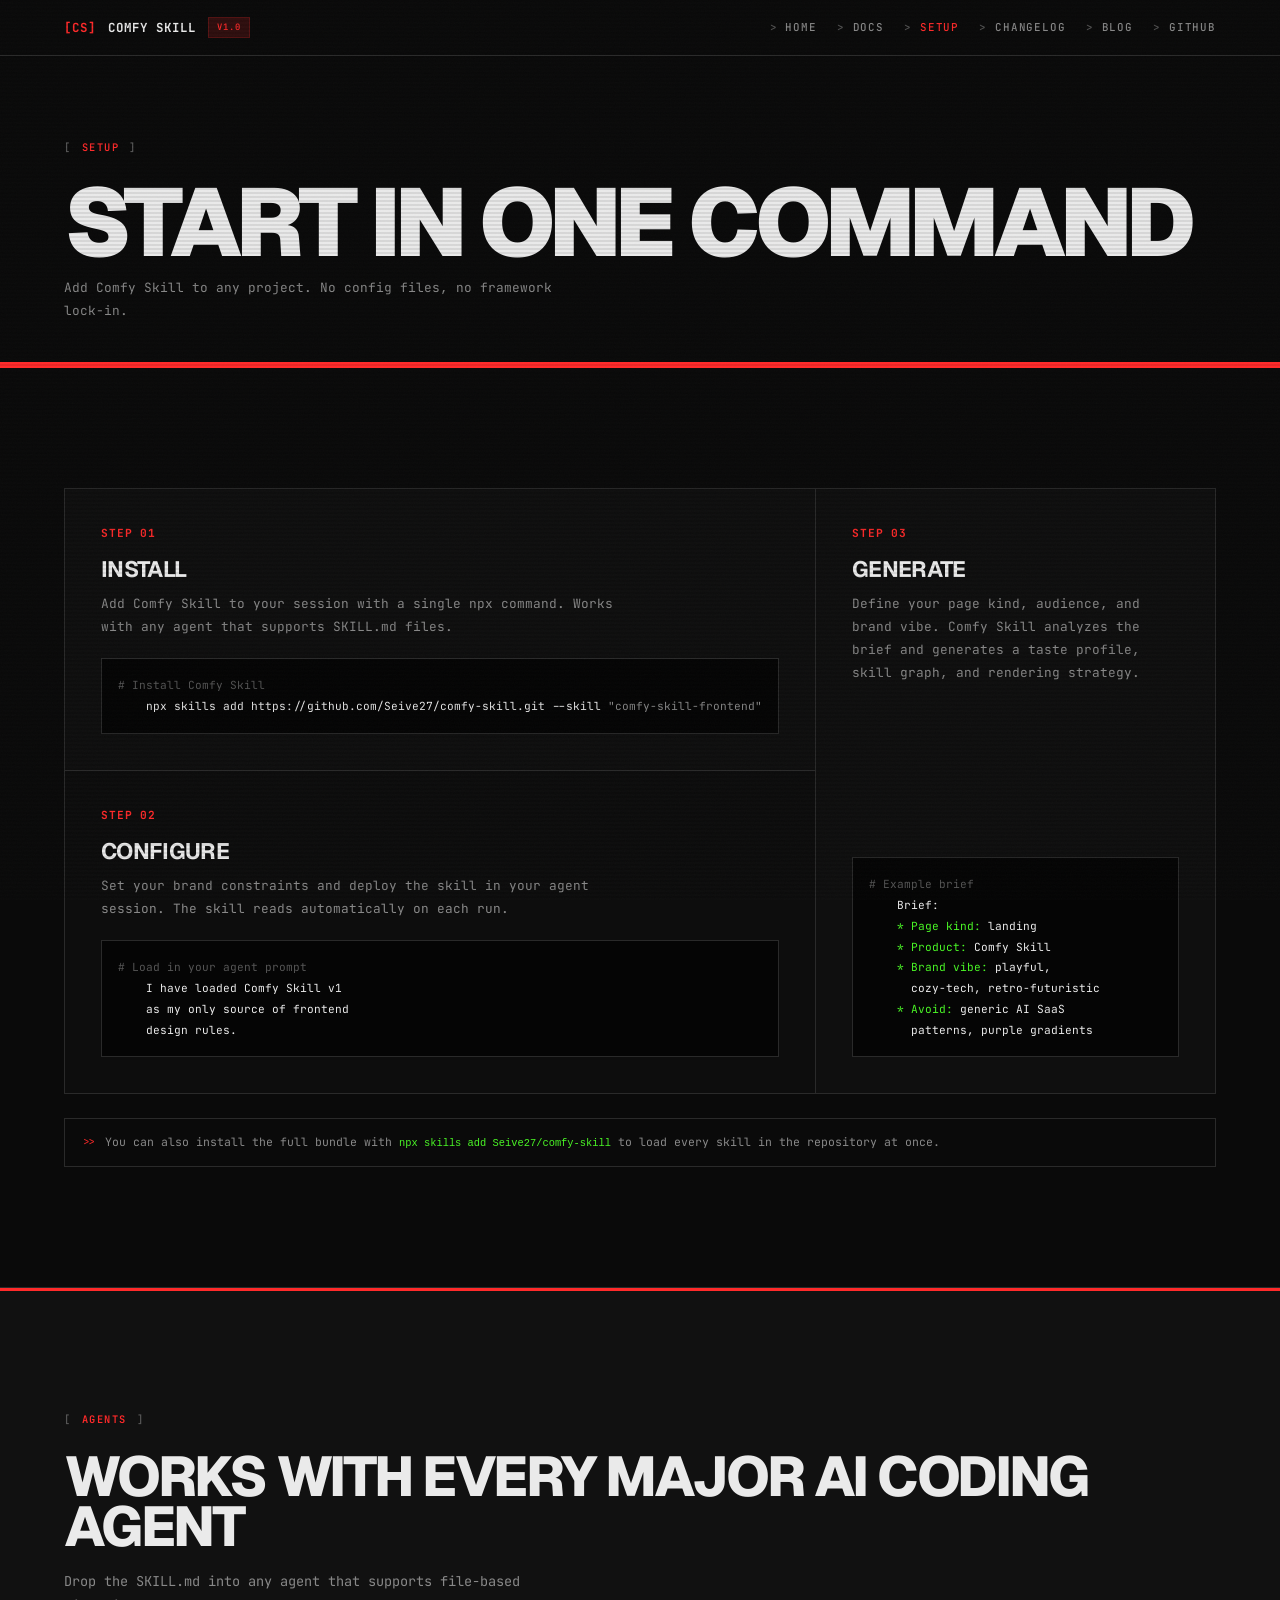
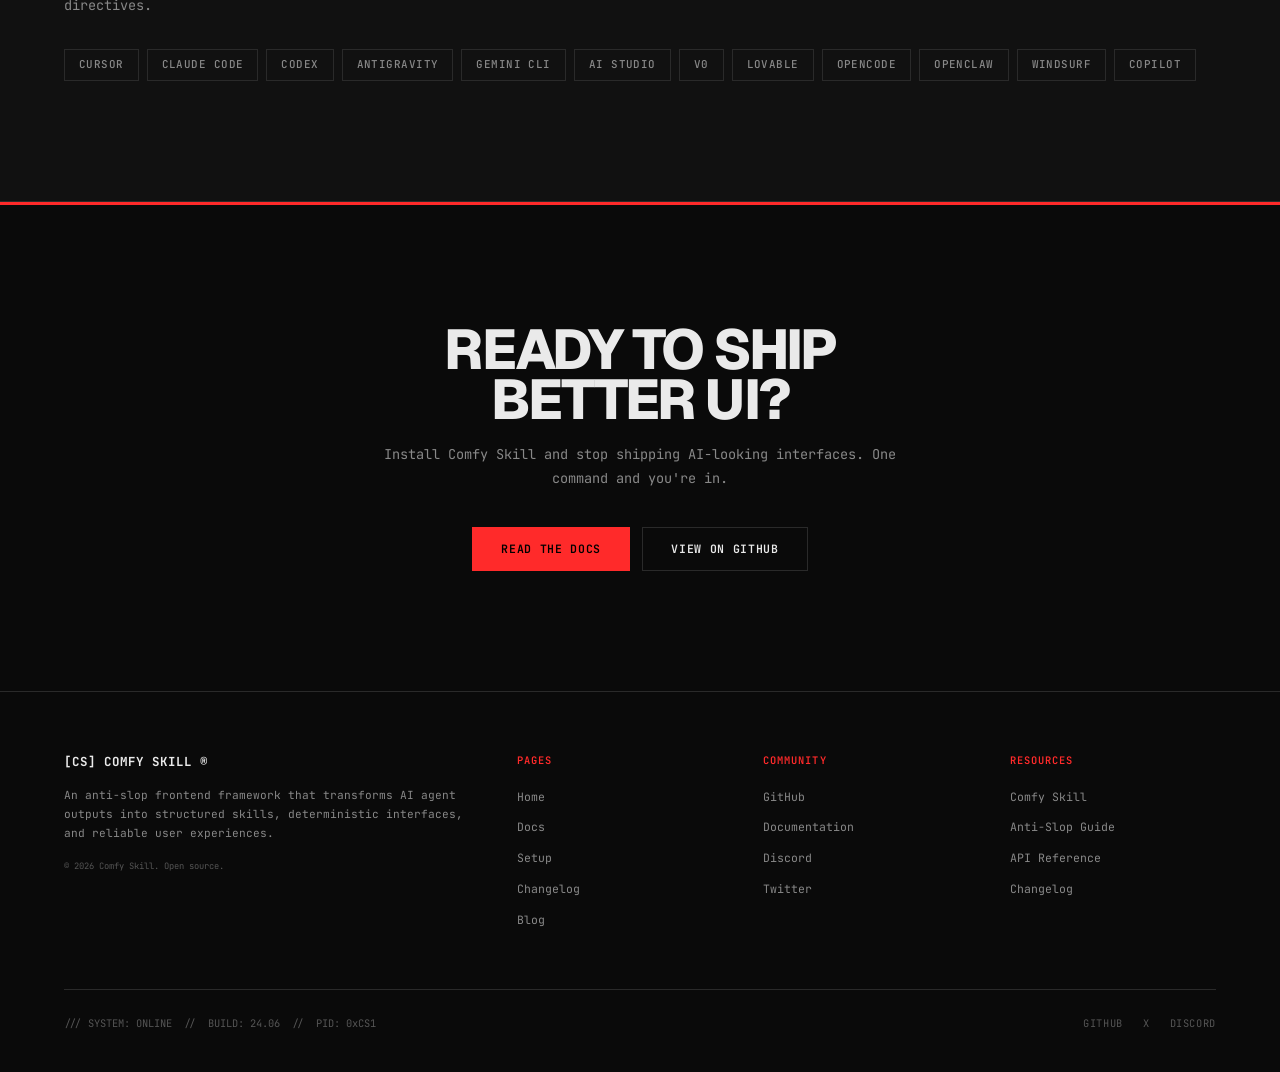
<file: setup.html>
<!DOCTYPE html>
<html lang="en">
<head>
  <meta charset="UTF-8" />
  <meta name="viewport" content="width=device-width, initial-scale=1.0" />
  <title>COMFY SKILL /// SETUP</title>
  <meta name="description" content="Get started with Comfy Skill in one command. No config, no framework lock-in." />
  <link rel="preconnect" href="https://fonts.googleapis.com" />
  <link rel="preconnect" href="https://fonts.gstatic.com" crossorigin />
  <link href="https://fonts.googleapis.com/css2?family=Geist:wght@500;700;800;900&family=JetBrains+Mono:wght@400;500;600;700&display=swap" rel="stylesheet" />
  <link rel="stylesheet" href="styles.css" />
</head>
<body>
  <!-- ============ NAVIGATION ============ -->
  <nav class="nav" id="nav" role="navigation">
    <div class="nav-inner">
      <a href="index.html" class="nav-logo" aria-label="Comfy Skill home">
        <span class="nav-logo-mark" style="color:var(--red);">[CS]</span>
        <span>Comfy Skill</span>
        <span class="nav-badge">v1.0</span>
      </a>
      <ul class="nav-links">
        <li><a href="index.html">Home</a></li>
        <li><a href="docs.html">Docs</a></li>
        <li><a href="setup.html" class="active">Setup</a></li>
        <li><a href="changelog.html">Changelog</a></li>
        <li><a href="blog.html">Blog</a></li>
        <li><a href="https://github.com/Seive27/comfy-skill.git" target="_blank" rel="noopener">GitHub</a></li>
      </ul>
      <button class="nav-mobile-toggle" aria-label="Menu" aria-expanded="false">MENU</button>
    </div>
  </nav>

  <!-- ============ PAGE HEADER ============ -->
  <section class="page-header section-accent">
    <div class="container">
      <div class="section-label">SETUP</div>
      <h1>Start in one command</h1>
      <p>Add Comfy Skill to any project. No config files, no framework lock-in.</p>
    </div>
  </section>

  <!-- ============ SETUP CONTENT ============ -->
  <section class="section-accent">
    <div class="container">
      <div class="setup-bento-grid">
        <div class="setup-bento-cell reveal">
          <div class="setup-bento-index">STEP 01</div>
          <h3>Install</h3>
          <p>Add Comfy Skill to your session with a single npx command. Works with any agent that supports SKILL.md files.</p>
          <div class="setup-code-block">
            <code><span class="code-comment"># Install Comfy Skill</span>
    npx skills add https://github.com/Seive27/comfy-skill.git --skill <span class="code-string">"comfy-skill-frontend"</span></code>
          </div>
        </div>

        <div class="setup-bento-cell setup-bento-cell-accent reveal reveal-delay-1">
          <div class="setup-bento-index">STEP 02</div>
          <h3>Configure</h3>
          <p>Set your brand constraints and deploy the skill in your agent session. The skill reads automatically on each run.</p>
          <div class="setup-code-block">
            <code><span class="code-comment"># Load in your agent prompt</span>
    I have loaded Comfy Skill v1
    as my only source of frontend
    design rules.</code>
          </div>
        </div>

        <div class="setup-bento-cell reveal reveal-delay-2">
          <div class="setup-bento-index">STEP 03</div>
          <h3>Generate</h3>
          <p>Define your page kind, audience, and brand vibe. Comfy Skill analyzes the brief and generates a taste profile, skill graph, and rendering strategy.</p>
          <div class="setup-code-block">
            <code><span class="code-comment"># Example brief</span>
    Brief:
    <span class="code-command">* Page kind:</span> landing
    <span class="code-command">* Product:</span> Comfy Skill
    <span class="code-command">* Brand vibe:</span> playful,
      cozy-tech, retro-futuristic
    <span class="code-command">* Avoid:</span> generic AI SaaS
      patterns, purple gradients</code>
          </div>
        </div>
      </div>

      <div class="setup-tip reveal reveal-delay-3">
        <span class="setup-tip-icon">&gt;&gt;</span>
        <span>You can also install the full bundle with <code style="color:var(--green);font-size:0.65rem;">npx skills add Seive27/comfy-skill</code> to load every skill in the repository at once.</span>
      </div>
    </div>
  </section>

  <!-- ============ COMPATIBLE AGENTS ============ -->
  <section class="section-accent" style="background:var(--bg-surface);">
    <div class="container">
      <div class="section-label reveal">AGENTS</div>
      <h2 style="margin-bottom:16px;">Works with every major AI coding agent</h2>
      <p style="margin-bottom:32px;font-size:0.85rem;">Drop the SKILL.md into any agent that supports file-based directives.</p>
      <div class="docs-agents" style="margin-bottom:0;">
        <span class="docs-agent-pill">Cursor</span>
        <span class="docs-agent-pill">Claude Code</span>
        <span class="docs-agent-pill">Codex</span>
        <span class="docs-agent-pill">Antigravity</span>
        <span class="docs-agent-pill">Gemini CLI</span>
        <span class="docs-agent-pill">AI Studio</span>
        <span class="docs-agent-pill">v0</span>
        <span class="docs-agent-pill">Lovable</span>
        <span class="docs-agent-pill">OpenCode</span>
        <span class="docs-agent-pill">OpenClaw</span>
        <span class="docs-agent-pill">Windsurf</span>
        <span class="docs-agent-pill">Copilot</span>
      </div>
    </div>
  </section>

  <!-- ============ CTA ============ -->
  <section class="cta-section">
    <div class="container">
      <div class="cta-content reveal">
        <h2>Ready to ship better UI?</h2>
        <p>
          Install Comfy Skill and stop shipping AI-looking interfaces.
          One command and you're in.
        </p>
        <div class="cta-actions">
          <a href="docs.html" class="btn btn-primary">Read the docs</a>
          <a href="https://github.com/Seive27/comfy-skill.git" target="_blank" rel="noopener" class="btn btn-secondary">View on GitHub</a>
        </div>
      </div>
    </div>
  </section>

  <!-- ============ FOOTER ============ -->
  <footer class="footer">
    <div class="container">
      <div class="footer-grid">
        <div>
          <div class="footer-brand-text">[CS] Comfy Skill &reg;</div>
          <p class="footer-desc">
            An anti-slop frontend framework that transforms AI agent outputs
            into structured skills, deterministic interfaces, and reliable user experiences.
          </p>
          <p style="font-family:var(--font-mono);font-size:0.55rem;color:var(--text-tertiary);margin-top:16px;">
            &copy; 2026 Comfy Skill. Open source.
          </p>
        </div>
        <div>
          <div class="footer-heading">Pages</div>
          <ul class="footer-links">
            <li><a href="index.html">Home</a></li>
            <li><a href="docs.html">Docs</a></li>
            <li><a href="setup.html">Setup</a></li>
            <li><a href="changelog.html">Changelog</a></li>
            <li><a href="blog.html">Blog</a></li>
          </ul>
        </div>
        <div>
          <div class="footer-heading">Community</div>
          <ul class="footer-links">
            <li><a href="https://github.com/Seive27/comfy-skill.git" target="_blank" rel="noopener">GitHub</a></li>
            <li><a href="#">Documentation</a></li>
            <li><a href="#">Discord</a></li>
            <li><a href="#">Twitter</a></li>
          </ul>
        </div>
        <div>
          <div class="footer-heading">Resources</div>
          <ul class="footer-links">
            <li><a href="#">Comfy Skill</a></li>
            <li><a href="#">Anti-Slop Guide</a></li>
            <li><a href="#">API Reference</a></li>
            <li><a href="changelog.html">Changelog</a></li>
          </ul>
        </div>
      </div>
      <div class="footer-bottom">
        <p>/// SYSTEM: ONLINE &nbsp;//&nbsp; BUILD: 24.06 &nbsp;//&nbsp; PID: 0xCS1</p>
        <div class="footer-socials">
          <a href="#" aria-label="GitHub">GitHub</a>
          <a href="#" aria-label="Twitter">X</a>
          <a href="#" aria-label="Discord">Discord</a>
        </div>
      </div>
    </div>
  </footer>

  <script>
    (function() {
      var reveals = document.querySelectorAll('.reveal');
      if (reveals.length) {
        var observer = new IntersectionObserver(function(entries) {
          entries.forEach(function(entry) {
            if (entry.isIntersecting) { entry.target.classList.add('visible'); observer.unobserve(entry.target); }
          });
        }, { threshold: 0.10, rootMargin: '0px 0px -40px 0px' });
        reveals.forEach(function(el) { observer.observe(el); });
      }
      var toggleBtn = document.querySelector('.nav-mobile-toggle');
      var navLinks = document.querySelector('.nav-links');
      if (toggleBtn && navLinks) {
        toggleBtn.addEventListener('click', function() {
          navLinks.classList.toggle('open');
          toggleBtn.setAttribute('aria-expanded', navLinks.classList.contains('open'));
          toggleBtn.textContent = navLinks.classList.contains('open') ? 'CLOSE' : 'MENU';
        });
        navLinks.querySelectorAll('a').forEach(function(link) {
          link.addEventListener('click', function() {
            navLinks.classList.remove('open');
            toggleBtn.setAttribute('aria-expanded', 'false');
            toggleBtn.textContent = 'MENU';
          });
        });
      }
    })();
  </script>
</body>
</html>
</file>
<file: styles.css>
/* =============================================
   COMFY SKILL — TACTICAL TELEMETRY BRUTALIST
   
   Design Read: Developer-tool landing for technical
   buyers. Tactical Telemetry (Dark) aesthetic.
   Swiss Industrial Print structural foundations,
   military terminal framing, monospace micro-typography,
   aviation red accent. Zero border-radius.
   
   Archetype: Tactical Telemetry & CRT Terminal
   ============================================= */

/* --- Reset & Base --- */
*, *::before, *::after {
  margin: 0;
  padding: 0;
  box-sizing: border-box;
}

:root {
  --bg: #0A0A0A;
  --bg-surface: #111111;
  --bg-elevated: #181818;
  --bg-card: #0F0F0F;
  --text: #EAEAEA;
  --text-secondary: #888888;
  --text-tertiary: #555555;
  --red: #FF2A2A;
  --red-dim: rgba(255, 42, 42, 0.15);
  --red-mid: rgba(255, 42, 42, 0.35);
  --red-glow: rgba(255, 42, 42, 0.08);
  --border: #2A2A2A;
  --border-light: #3A3A3A;
  --green: #4AF626;
  --font-display: 'Geist', 'Inter', 'Helvetica Neue', sans-serif;
  --font-mono: 'JetBrains Mono', 'IBM Plex Mono', 'SF Mono', 'Fira Code', monospace;
  --max-width: 1200px;
  --nav-height: 56px;
}

html {
  scroll-behavior: smooth;
  -webkit-font-smoothing: antialiased;
  -moz-osx-font-smoothing: grayscale;
}

body {
  font-family: var(--font-mono);
  background-color: var(--bg);
  color: var(--text);
  line-height: 1.6;
  overflow-x: hidden;
  font-size: 13px;
}

/* --- CRT Scanlines --- */
body::before {
  content: '';
  position: fixed;
  inset: 0;
  z-index: 9999;
  pointer-events: none;
  background: repeating-linear-gradient(
    0deg,
    transparent,
    transparent 2px,
    rgba(0, 0, 0, 0.08) 2px,
    rgba(0, 0, 0, 0.08) 4px
  );
}

/* --- Mechanical Noise --- */
body::after {
  content: '';
  position: fixed;
  inset: 0;
  z-index: 9998;
  pointer-events: none;
  opacity: 0.025;
  background-image: url("data:image/svg+xml,%3Csvg viewBox='0 0 256 256' xmlns='http://www.w3.org/2000/svg'%3E%3Cfilter id='n'%3E%3CfeTurbulence type='fractalNoise' baseFrequency='.8' numOctaves='4' stitchTiles='stitch'/%3E%3C/filter%3E%3Crect width='100%25' height='100%25' filter='url(%23n)'/%3E%3C/svg%3E");
  background-repeat: repeat;
  background-size: 256px 256px;
}

/* --- Page wrapper for content below fixed nav --- */
/* --- Typography --- */
h1, h2, h3, h4, h5, h6 {
  font-family: var(--font-display);
  font-weight: 800;
  line-height: 0.92;
  letter-spacing: -0.04em;
  text-transform: uppercase;
}

h1 {
  font-size: clamp(3.5rem, 8vw, 6rem);
  font-weight: 900;
  letter-spacing: -0.05em;
  line-height: 0.88;
}

h2 {
  font-size: clamp(2rem, 5vw, 3.5rem);
  font-weight: 800;
  letter-spacing: -0.04em;
  line-height: 0.9;
}

h3 {
  font-size: clamp(1.2rem, 2.5vw, 1.8rem);
  font-weight: 700;
  letter-spacing: -0.03em;
  line-height: 0.95;
}

h4 {
  font-family: var(--font-mono);
  font-weight: 600;
  font-size: 0.8rem;
  letter-spacing: 0.04em;
  text-transform: uppercase;
  line-height: 1.3;
}

p {
  color: var(--text-secondary);
  max-width: 65ch;
  line-height: 1.8;
  font-size: 0.82rem;
}

a {
  color: inherit;
  text-decoration: none;
}

/* --- Selection --- */
::selection {
  background: var(--red);
  color: #000;
}

/* --- Focus --- */
a:focus-visible,
button:focus-visible {
  outline: 2px solid var(--red);
  outline-offset: 2px;
}

/* --- Layout Containers --- */
.container {
  max-width: var(--max-width);
  margin: 0 auto;
  padding: 0 24px;
}

section {
  padding: 80px 0;
  border-bottom: 1px solid var(--border);
}

section:last-of-type {
  border-bottom: none;
}

@media (min-width: 768px) {
  section { padding: 100px 0; }
}

@media (min-width: 1024px) {
  section { padding: 120px 0; }
}

/* --- Utility: Top border accent --- */
.section-accent {
  border-top: 3px solid var(--red);
}

/* --- Section labels --- */
.section-label {
  font-family: var(--font-mono);
  font-size: 0.65rem;
  font-weight: 600;
  letter-spacing: 0.15em;
  text-transform: uppercase;
  color: var(--red);
  margin-bottom: 24px;
  display: flex;
  align-items: center;
  gap: 10px;
}

.section-label::before {
  content: '[';
  color: var(--text-tertiary);
}

.section-label::after {
  content: ']';
  color: var(--text-tertiary);
}

/* --- Buttons --- */
.btn {
  display: inline-flex;
  align-items: center;
  gap: 10px;
  font-family: var(--font-mono);
  font-weight: 600;
  font-size: 0.72rem;
  padding: 12px 28px;
  border: 1px solid var(--border);
  cursor: pointer;
  transition: background 0.12s ease, border-color 0.12s ease, color 0.12s ease;
  text-transform: uppercase;
  letter-spacing: 0.06em;
  white-space: nowrap;
}

.btn:active {
  transform: scale(0.97);
}

.btn-primary {
  background: var(--red);
  color: #000;
  border-color: var(--red);
}

.btn-primary:hover {
  background: #cc0000;
  border-color: #cc0000;
}

.btn-secondary {
  background: transparent;
  color: var(--text);
  border-color: var(--border);
}

.btn-secondary:hover {
  border-color: var(--text);
  background: rgba(255, 255, 255, 0.03);
}

/* === Navigation === */
.nav {
  position: fixed;
  top: 0;
  left: 0;
  right: 0;
  z-index: 100;
  height: var(--nav-height);
  background: var(--bg);
  border-bottom: 1px solid var(--border);
}

.nav-inner {
  max-width: var(--max-width);
  margin: 0 auto;
  padding: 0 24px;
  height: 100%;
  display: flex;
  align-items: center;
  justify-content: space-between;
}

.nav-logo {
  display: flex;
  align-items: center;
  gap: 12px;
  font-family: var(--font-mono);
  font-weight: 700;
  font-size: 0.78rem;
  color: var(--text);
  letter-spacing: 0.08em;
  text-transform: uppercase;
}

.nav-badge {
  display: inline-flex;
  align-items: center;
  padding: 2px 8px;
  font-size: 0.55rem;
  font-weight: 600;
  text-transform: uppercase;
  letter-spacing: 0.1em;
  background: var(--red-dim);
  color: var(--red);
  border: 1px solid rgba(255, 42, 42, 0.2);
}

.nav-links {
  display: flex;
  align-items: center;
  gap: 20px;
  list-style: none;
}

.nav-links a {
  font-family: var(--font-mono);
  font-size: 0.68rem;
  font-weight: 500;
  color: var(--text-secondary);
  text-transform: uppercase;
  letter-spacing: 0.08em;
  transition: color 0.12s ease;
  position: relative;
}

.nav-links a:hover {
  color: var(--red);
}

.nav-links a::before {
  content: '> ';
  color: var(--text-tertiary);
}

/* Active nav link */
.nav-links a.active {
  color: var(--red);
}

.nav-mobile-toggle {
  display: none;
  background: none;
  border: 1px solid var(--border);
  cursor: pointer;
  padding: 8px 10px;
  color: var(--text);
  font-family: var(--font-mono);
  font-size: 0.65rem;
  text-transform: uppercase;
  letter-spacing: 0.06em;
}

/* === HERO (sub-page variant) === */
/* === PAGE HEADER (internal pages) === */
.page-header {
  padding: calc(var(--nav-height) + 80px) 0 40px;
  border-bottom: 3px solid var(--red);
}

.page-header h1 {
  margin-bottom: 12px;
}

.page-header p {
  font-family: var(--font-mono);
  font-size: 0.8rem;
  color: var(--text-secondary);
}

/* === CHANGELOG === */
.changelog-section {
  background: var(--bg-surface);
}

.changelog-entry {
  border: 1px solid var(--border);
  margin-bottom: 24px;
}

.changelog-header {
  display: flex;
  justify-content: space-between;
  align-items: center;
  padding: 20px 24px;
  border-bottom: 1px solid var(--border);
  background: var(--bg-card);
  gap: 16px;
}

.changelog-version {
  font-family: var(--font-display);
  font-weight: 800;
  font-size: clamp(1.2rem, 2.5vw, 1.6rem);
  color: var(--red);
  letter-spacing: -0.02em;
}

.changelog-date {
  font-family: var(--font-mono);
  font-size: 0.62rem;
  color: var(--text-tertiary);
  text-transform: uppercase;
  letter-spacing: 0.08em;
  flex-shrink: 0;
}

.changelog-body {
  padding: 24px;
  background: var(--bg-card);
}

.changelog-body p {
  font-family: var(--font-mono);
  font-size: 0.78rem;
  color: var(--text-secondary);
  margin-bottom: 16px;
  max-width: none;
}

.changelog-body p:last-child {
  margin-bottom: 0;
}

.changelog-list {
  list-style: none;
}

.changelog-list li {
  padding: 10px 0;
  border-bottom: 1px solid var(--border);
  display: flex;
  align-items: flex-start;
  gap: 12px;
  font-family: var(--font-mono);
  font-size: 0.75rem;
  color: var(--text-secondary);
}

.changelog-list li:last-child {
  border-bottom: none;
}

.changelog-tag {
  display: inline-flex;
  padding: 2px 8px;
  font-size: 0.5rem;
  font-weight: 600;
  text-transform: uppercase;
  letter-spacing: 0.08em;
  flex-shrink: 0;
  margin-top: 2px;
}

.changelog-tag-added {
  background: rgba(74, 246, 38, 0.12);
  color: var(--green);
  border: 1px solid rgba(74, 246, 38, 0.2);
}

.changelog-tag-fixed {
  background: var(--red-dim);
  color: var(--red);
  border: 1px solid rgba(255, 42, 42, 0.2);
}

.changelog-tag-changed {
  background: rgba(255, 255, 255, 0.06);
  color: var(--text-secondary);
  border: 1px solid var(--border);
}

/* === BLOG === */
.blog-grid {
  display: grid;
  grid-template-columns: 1fr;
  gap: 1px;
  background: var(--border);
  border: 1px solid var(--border);
}

@media (min-width: 768px) {
  .blog-grid {
    grid-template-columns: 1fr 1fr;
  }
}

.blog-card {
  background: var(--bg-card);
  padding: 32px;
  display: flex;
  flex-direction: column;
}

.blog-card h3 {
  margin-bottom: 10px;
}

.blog-card p {
  font-size: 0.75rem;
  margin-bottom: 16px;
  flex: 1;
}

.blog-meta {
  font-family: var(--font-mono);
  font-size: 0.55rem;
  color: var(--text-tertiary);
  text-transform: uppercase;
  letter-spacing: 0.08em;
  margin-bottom: 14px;
}

/* === SETUP GUIDE === */
.setup-intro {
  margin-bottom: 60px;
}

.setup-intro h2 {
  margin-bottom: 16px;
}

.setup-intro p {
  max-width: 520px;
  font-size: 0.85rem;
}

.setup-bento-grid {
  display: grid;
  grid-template-columns: 1fr;
  gap: 1px;
  background: var(--border);
  border: 1px solid var(--border);
}

@media (min-width: 768px) {
  .setup-bento-grid {
    grid-template-columns: 1fr 1fr;
    grid-template-rows: auto auto;
  }
  .setup-bento-cell:nth-child(3) {
    grid-row: 1 / 3;
    grid-column: 2;
  }
}

.setup-bento-cell {
  background: var(--bg-card);
  padding: 36px;
  display: flex;
  flex-direction: column;
}

.setup-bento-cell-accent {
  background: #0D0D0D;
}

.setup-bento-index {
  font-family: var(--font-mono);
  font-size: 0.7rem;
  font-weight: 700;
  color: var(--red);
  letter-spacing: 0.08em;
  margin-bottom: 16px;
}

.setup-bento-cell h3 {
  font-size: clamp(1rem, 2vw, 1.4rem);
  margin-bottom: 12px;
}

.setup-bento-cell p {
  font-size: 0.8rem;
  margin-bottom: 20px;
  flex: 1;
}

.setup-code-block {
  margin-top: auto;
  background: #050505;
  border: 1px solid var(--border);
  padding: 16px;
  overflow-x: auto;
}

.setup-code-block code {
  font-family: var(--font-mono);
  font-size: 0.7rem;
  color: var(--text);
  line-height: 1.7;
  white-space: pre;
}

.setup-code-block .code-comment {
  color: var(--text-tertiary);
}

.setup-code-block .code-command {
  color: var(--green);
}

.setup-code-block .code-string {
  color: var(--text-secondary);
}

.setup-tip {
  margin-top: 24px;
  padding: 14px 18px;
  border: 1px solid var(--border);
  font-family: var(--font-mono);
  font-size: 0.72rem;
  color: var(--text-secondary);
  display: flex;
  align-items: flex-start;
  gap: 10px;
}

.setup-tip-icon {
  color: var(--red);
  flex-shrink: 0;
  font-size: 0.65rem;
}

/* === HOMEPAGE HERO === */
.hero {
  padding-top: calc(var(--nav-height) + 40px);
  padding-bottom: 60px;
  min-height: 100dvh;
  display: flex;
  align-items: center;
  position: relative;
  border-bottom: 3px solid var(--red);
}

.hero-grid {
  display: flex;
  flex-direction: column;
  align-items: flex-start;
  position: relative;
  z-index: 1;
}

.hero-content {
  max-width: 800px;
}

.hero-label {
  font-family: var(--font-mono);
  font-size: 0.65rem;
  font-weight: 600;
  letter-spacing: 0.18em;
  text-transform: uppercase;
  color: var(--red);
  margin-bottom: 32px;
  display: flex;
  align-items: center;
  gap: 10px;
}

.hero-label::before {
  content: '//';
  color: var(--text-tertiary);
}

.hero-label::after {
  content: 'STATUS: ACTIVE';
  color: var(--green);
  font-size: 0.55rem;
  letter-spacing: 0.1em;
  font-weight: 500;
}

.hero h1 {
  margin-bottom: 24px;
  max-width: 900px;
}

.hero h1 .highlight {
  color: var(--red);
}

.hero-sub {
  font-family: var(--font-mono);
  font-size: 0.85rem;
  line-height: 1.7;
  margin-bottom: 36px;
  max-width: 580px;
  color: var(--text-secondary);
}

.hero-actions {
  display: flex;
  flex-wrap: wrap;
  gap: 12px;
}

.hero-terminal {
  margin-top: 48px;
  width: 100%;
  max-width: 700px;
  border: 1px solid var(--border);
  background: #050505;
}

.hero-terminal-header {
  display: flex;
  align-items: center;
  gap: 10px;
  padding: 8px 14px;
  border-bottom: 1px solid var(--border);
  font-family: var(--font-mono);
  font-size: 0.6rem;
  color: var(--text-tertiary);
  text-transform: uppercase;
  letter-spacing: 0.08em;
}

.hero-terminal-dot {
  width: 6px;
  height: 6px;
  background: var(--red);
}

.hero-terminal-body {
  padding: 16px 14px;
  display: flex;
  align-items: center;
  gap: 10px;
}

.hero-terminal-prompt {
  font-family: var(--font-mono);
  font-size: 0.75rem;
  color: var(--red);
  flex-shrink: 0;
}

.hero-terminal-code {
  font-family: var(--font-mono);
  font-size: 0.75rem;
  color: var(--text);
  word-break: break-all;
  flex: 1;
  min-width: 0;
  line-height: 1.6;
}

.hero-terminal-code .code-flag {
  color: var(--green);
}

.hero-terminal-code .code-str {
  color: var(--text-secondary);
}

.hero-terminal-btn {
  display: inline-flex;
  align-items: center;
  padding: 4px 12px;
  border: 1px solid var(--border);
  font-family: var(--font-mono);
  font-size: 0.6rem;
  font-weight: 600;
  color: var(--text-secondary);
  cursor: pointer;
  background: transparent;
  text-transform: uppercase;
  letter-spacing: 0.06em;
  flex-shrink: 0;
  transition: border-color 0.12s ease, color 0.12s ease;
}

.hero-terminal-btn:hover {
  border-color: var(--red);
  color: var(--red);
}

.hero-terminal-btn:active {
  transform: scale(0.97);
}

.hero-terminal-btn.copied {
  border-color: var(--green);
  color: var(--green);
}

.hero-install-note {
  font-family: var(--font-mono);
  font-size: 0.6rem;
  color: var(--text-tertiary);
  margin-top: 10px;
  padding-left: 14px;
}

.hero-install-note::before {
  content: '>> ';
  color: var(--text-tertiary);
}

/* === TRUSTED BY === */
.trusted {
  padding: 0 0 60px;
  border-bottom: 1px solid var(--border);
}

.trusted-content {
  text-align: center;
}

.trusted-label {
  font-family: var(--font-mono);
  font-size: 0.6rem;
  font-weight: 600;
  color: var(--text-tertiary);
  text-transform: uppercase;
  letter-spacing: 0.15em;
  margin-bottom: 28px;
  display: flex;
  align-items: center;
  justify-content: center;
  gap: 10px;
}

.trusted-label::before,
.trusted-label::after {
  content: '';
  flex: 1;
  max-width: 60px;
  height: 1px;
  background: var(--border);
}

.trusted-logos {
  display: flex;
  flex-wrap: wrap;
  justify-content: center;
  gap: 40px;
  align-items: center;
}

.trusted-logo-item {
  display: inline-flex;
  align-items: center;
  height: 22px;
  opacity: 0.4;
  transition: opacity 0.12s ease;
  filter: grayscale(1);
}

.trusted-logo-item:hover {
  opacity: 0.8;
}

.trusted-logo-item img {
  height: 100%;
  width: auto;
}

/* === PROBLEM === */
.problem {
  background: var(--bg-surface);
}

.problem-inner {
  display: grid;
  grid-template-columns: 1fr;
  gap: 48px;
}

@media (min-width: 768px) {
  .problem-inner {
    grid-template-columns: 1fr 1fr;
    gap: 60px;
  }
}

.problem-text {
  display: flex;
  flex-direction: column;
  justify-content: center;
}

.problem-text h2 {
  margin-bottom: 20px;
  max-width: 500px;
}

.problem-text p {
  font-size: 0.85rem;
}

.problem-cards {
  display: flex;
  flex-direction: column;
  gap: 0;
  border: 1px solid var(--border);
}

.problem-card {
  padding: 24px;
  border-bottom: 1px solid var(--border);
  display: grid;
  grid-template-columns: auto 1fr;
  gap: 16px;
  align-items: start;
  transition: background 0.12s ease;
}

.problem-card:last-child {
  border-bottom: none;
}

.problem-card:hover {
  background: rgba(255, 42, 42, 0.03);
}

.problem-card-index {
  font-family: var(--font-mono);
  font-size: 0.65rem;
  font-weight: 600;
  color: var(--red);
  letter-spacing: 0.1em;
  flex-shrink: 0;
  padding-top: 2px;
}

.problem-card-text h4 {
  color: var(--text);
  margin-bottom: 6px;
}

.problem-card-text p {
  font-size: 0.78rem;
  line-height: 1.7;
  color: var(--text-secondary);
}

/* === BENTO / THREE LAYERS === */
.bento-intro {
  margin-bottom: 60px;
}

.bento-intro h2 {
  margin-bottom: 16px;
  max-width: 600px;
}

.bento-intro p {
  max-width: 520px;
  font-size: 0.85rem;
}

.bento-grid {
  display: grid;
  grid-template-columns: 1fr;
  gap: 1px;
  background: var(--border);
  border: 1px solid var(--border);
}

@media (min-width: 768px) {
  .bento-grid {
    grid-template-columns: 1fr 1fr;
  }
}

.bento-cell {
  background: var(--bg-card);
  padding: 36px;
}

.bento-cell h3 {
  margin-bottom: 16px;
}

.bento-cell p {
  font-size: 0.8rem;
  line-height: 1.7;
}

.bento-cell-label {
  font-family: var(--font-mono);
  font-size: 0.55rem;
  font-weight: 600;
  color: var(--red);
  letter-spacing: 0.12em;
  text-transform: uppercase;
  margin-bottom: 16px;
}

.bento-cell-accent {
  background: #0D0D0D;
}

.bento-svg-wrap {
  padding: 36px;
  background: #080808;
  display: flex;
  align-items: center;
  justify-content: center;
}

.bento-svg-wrap svg {
  width: 100%;
  max-width: 300px;
  height: auto;
}

/* === PIPELINE === */
.pipeline {
  background: var(--bg-surface);
}

.pipeline-intro {
  margin-bottom: 60px;
}

.pipeline-intro h2 {
  margin-bottom: 16px;
}

.pipeline-intro p {
  max-width: 520px;
  font-size: 0.85rem;
}

.pipeline-flow {
  display: grid;
  grid-template-columns: 1fr;
  gap: 1px;
  background: var(--border);
  border: 1px solid var(--border);
}

@media (min-width: 768px) {
  .pipeline-flow {
    grid-template-columns: repeat(4, 1fr);
  }
}

.pipeline-step {
  background: var(--bg-card);
  padding: 28px 24px;
  position: relative;
}

.pipeline-step-num {
  font-family: var(--font-mono);
  font-size: 0.6rem;
  font-weight: 600;
  color: var(--red);
  letter-spacing: 0.12em;
  text-transform: uppercase;
  margin-bottom: 14px;
}

.pipeline-step h4 {
  color: var(--text);
  margin-bottom: 8px;
}

.pipeline-step p {
  font-size: 0.75rem;
  line-height: 1.7;
}

.pipeline-step::before {
  content: '||';
  position: absolute;
  top: 12px;
  right: 16px;
  font-family: var(--font-mono);
  font-size: 0.5rem;
  color: var(--text-tertiary);
  opacity: 0.4;
}

/* === PRINCIPLES === */
.principles {
  background: var(--bg-surface);
}

.principles-intro {
  margin-bottom: 60px;
}

.principles-intro h2 {
  margin-bottom: 16px;
}

.principles-intro p {
  max-width: 520px;
  font-size: 0.85rem;
}

.principles-grid {
  display: grid;
  grid-template-columns: 1fr;
  gap: 1px;
  background: var(--border);
  border: 1px solid var(--border);
}

@media (min-width: 640px) {
  .principles-grid { grid-template-columns: repeat(2, 1fr); }
}

@media (min-width: 1024px) {
  .principles-grid { grid-template-columns: repeat(4, 1fr); }
}

.principle-card {
  background: var(--bg-card);
  padding: 32px 28px;
}

.principle-card h4 {
  color: var(--text);
  margin-bottom: 10px;
}

.principle-card p {
  font-size: 0.75rem;
  line-height: 1.7;
}

/* === FEATURES === */
.features-intro {
  margin-bottom: 60px;
}

.features-intro h2 {
  margin-bottom: 16px;
}

.features-intro p {
  max-width: 520px;
  font-size: 0.85rem;
}

.features-grid {
  display: grid;
  grid-template-columns: 1fr;
  gap: 1px;
  background: var(--border);
  border: 1px solid var(--border);
}

@media (min-width: 640px) {
  .features-grid { grid-template-columns: repeat(2, 1fr); }
}

@media (min-width: 1024px) {
  .features-grid { grid-template-columns: repeat(3, 1fr); }
}

.feature-card {
  background: var(--bg-card);
  padding: 32px 28px;
}

.feature-card h4 {
  color: var(--text);
  margin-bottom: 10px;
}

.feature-card p {
  font-size: 0.75rem;
  line-height: 1.7;
}

.feature-symbol {
  font-family: var(--font-mono);
  font-size: 0.7rem;
  font-weight: 700;
  color: var(--red);
  margin-bottom: 16px;
}

/* === OPEN SOURCE === */
.oss {
  background: var(--bg-surface);
  text-align: center;
}

.oss-content {
  max-width: 560px;
  margin: 0 auto;
}

.oss-content h2 {
  margin-bottom: 16px;
}

.oss-content p {
  margin: 0 auto 36px;
  font-size: 0.85rem;
}

.oss-stats {
  display: flex;
  justify-content: center;
  gap: 60px;
  margin-bottom: 40px;
}

.oss-stat-number {
  font-family: var(--font-display);
  font-weight: 900;
  font-size: clamp(2.5rem, 5vw, 3.5rem);
  color: var(--red);
  line-height: 1;
  letter-spacing: -0.03em;
}

.oss-stat-label {
  font-family: var(--font-mono);
  font-size: 0.65rem;
  color: var(--text-tertiary);
  text-transform: uppercase;
  letter-spacing: 0.1em;
  margin-top: 8px;
}

.oss-ctas {
  display: flex;
  flex-wrap: wrap;
  gap: 12px;
  justify-content: center;
}

/* === CTA === */
.cta-section {
  text-align: center;
  border-top: 3px solid var(--red);
  border-bottom: 3px solid var(--red);
}

.cta-content {
  max-width: 560px;
  margin: 0 auto;
}

.cta-content h2 {
  margin-bottom: 16px;
}

.cta-content p {
  margin: 0 auto 36px;
  font-size: 0.85rem;
}

.cta-actions {
  display: flex;
  flex-wrap: wrap;
  gap: 12px;
  justify-content: center;
}

/* === DOCS === */
.docs {
  background: var(--bg-surface);
}

.docs-header {
  margin-bottom: 64px;
}

.docs-header h2 {
  margin-bottom: 16px;
}

.docs-header-sub {
  max-width: 520px;
  font-family: var(--font-mono);
  font-size: 0.8rem;
  color: var(--text-secondary);
  line-height: 1.7;
}

.docs-section {
  margin-bottom: 80px;
}

.docs-section:last-child {
  margin-bottom: 0;
}

.docs-section-label {
  font-family: var(--font-mono);
  font-size: 0.6rem;
  font-weight: 600;
  text-transform: uppercase;
  letter-spacing: 0.15em;
  color: var(--red);
  margin-bottom: 16px;
}

.docs-section h3 {
  margin-bottom: 12px;
}

.docs-section-desc {
  max-width: 560px;
  margin-bottom: 32px;
  font-size: 0.8rem;
}

.docs-cards-grid {
  display: grid;
  grid-template-columns: 1fr;
  gap: 1px;
  background: var(--border);
  border: 1px solid var(--border);
}

@media (min-width: 768px) {
  .docs-cards-grid { grid-template-columns: repeat(3, 1fr); }
}

.docs-card {
  background: var(--bg-card);
  padding: 32px;
  display: flex;
  flex-direction: column;
}

.docs-card h4 {
  color: var(--text);
  margin-bottom: 10px;
}

.docs-card p {
  font-size: 0.75rem;
  margin-bottom: 20px;
  flex: 1;
}

.docs-card-index {
  font-family: var(--font-mono);
  font-size: 0.55rem;
  font-weight: 600;
  color: var(--text-tertiary);
  letter-spacing: 0.08em;
  margin-bottom: 12px;
}

.docs-card-index-red {
  color: var(--red);
}

.docs-code-block {
  margin-top: auto;
  background: #050505;
  border: 1px solid var(--border);
  padding: 12px;
  display: flex;
  align-items: center;
  justify-content: space-between;
  gap: 8px;
}

.docs-code-block code {
  font-family: var(--font-mono);
  font-size: 0.62rem;
  color: var(--text);
  line-height: 1.5;
  word-break: break-all;
  flex: 1;
  min-width: 0;
}

.docs-code-block .code-command {
  color: var(--green);
}
.docs-code-block .code-string {
  color: var(--text-secondary);
}

.docs-tip {
  margin-top: 20px;
  padding: 14px 18px;
  border: 1px solid var(--border);
  font-family: var(--font-mono);
  font-size: 0.72rem;
  color: var(--text-secondary);
  display: flex;
  align-items: flex-start;
  gap: 10px;
}

.docs-tip-icon {
  color: var(--red);
  flex-shrink: 0;
}

.docs-agents {
  display: flex;
  flex-wrap: wrap;
  gap: 8px;
}

.docs-agent-pill {
  display: inline-flex;
  padding: 6px 14px;
  font-family: var(--font-mono);
  font-size: 0.68rem;
  font-weight: 500;
  border: 1px solid var(--border);
  color: var(--text-secondary);
  letter-spacing: 0.04em;
  text-transform: uppercase;
  transition: border-color 0.12s ease, color 0.12s ease;
}

.docs-agent-pill:hover {
  border-color: var(--red);
  color: var(--red);
}

.docs-features {
  display: grid;
  grid-template-columns: 1fr;
  border: 1px solid var(--border);
}

.docs-features::before {
  content: '+ + + + + + + + + + + + + + + + + + + + + + + + + + + +';
  display: block;
  padding: 6px 16px;
  font-family: var(--font-mono);
  font-size: 0.45rem;
  color: var(--text-tertiary);
  letter-spacing: 0.3em;
  opacity: 0.3;
  border-bottom: 1px solid var(--border);
  overflow: hidden;
  white-space: nowrap;
}

@media (min-width: 640px) {
  .docs-features {
    grid-template-columns: repeat(2, 1fr);
  }
}

.docs-feature {
  display: flex;
  gap: 14px;
  padding: 20px;
  border-bottom: 1px solid var(--border);
  border-right: 1px solid var(--border);
}

.docs-feature:nth-child(even) {
  border-right: none;
}

.docs-feature:last-child,
.docs-feature:nth-last-child(2):nth-child(odd) {
  border-bottom: none;
}

@media (max-width: 639px) {
  .docs-feature { border-right: none; }
  .docs-feature:last-child { border-bottom: none; }
}

.docs-feature-marker {
  font-family: var(--font-mono);
  font-size: 0.6rem;
  font-weight: 700;
  color: var(--red);
  flex-shrink: 0;
  padding-top: 2px;
}

.docs-feature-text h4 {
  color: var(--text);
  margin-bottom: 4px;
}

.docs-feature-text p {
  font-size: 0.72rem;
  line-height: 1.7;
  color: var(--text-secondary);
}

.docs-lock-grid {
  display: grid;
  grid-template-columns: 1fr;
  gap: 1px;
  background: var(--border);
  border: 1px solid var(--border);
}

@media (min-width: 640px) {
  .docs-lock-grid { grid-template-columns: repeat(3, 1fr); }
}

.docs-lock-card {
  background: var(--bg-card);
  padding: 32px;
}

.docs-lock-card h4 {
  color: var(--text);
  margin-bottom: 10px;
}

.docs-lock-card p {
  font-size: 0.75rem;
  line-height: 1.7;
}

.docs-lock-icon {
  font-family: var(--font-mono);
  font-size: 0.8rem;
  font-weight: 700;
  color: var(--red);
  margin-bottom: 16px;
}

.docs-rules {
  border: 1px solid var(--border);
}

.docs-rule {
  display: flex;
  justify-content: space-between;
  align-items: center;
  padding: 16px 20px;
  border-bottom: 1px solid var(--border);
  gap: 16px;
}

.docs-rule:last-child {
  border-bottom: none;
}

.docs-rule-label {
  font-family: var(--font-mono);
  font-weight: 600;
  font-size: 0.72rem;
  color: var(--text);
  text-transform: uppercase;
  letter-spacing: 0.04em;
  flex-shrink: 0;
}

.docs-rule-value {
  font-family: var(--font-mono);
  font-size: 0.7rem;
  color: var(--text-secondary);
  text-align: right;
}

.docs-bans {
  border: 1px solid var(--border);
}

.docs-ban {
  padding: 14px 20px;
  border-bottom: 1px solid var(--border);
  display: flex;
  flex-direction: column;
  gap: 2px;
}

.docs-ban:last-child {
  border-bottom: none;
}

.docs-ban-name {
  font-family: var(--font-mono);
  font-weight: 600;
  font-size: 0.7rem;
  color: var(--text);
  text-transform: uppercase;
  letter-spacing: 0.04em;
}

.docs-ban-desc {
  font-family: var(--font-mono);
  font-size: 0.68rem;
  color: var(--text-secondary);
}

.docs-bans-more {
  margin-top: 20px;
  font-family: var(--font-mono);
  font-size: 0.72rem;
}

.docs-bans-more a {
  color: var(--red);
  text-decoration: underline;
  text-underline-offset: 3px;
  transition: opacity 0.12s ease;
}

.docs-bans-more a:hover {
  opacity: 0.7;
}

/* === FOOTER === */
.footer {
  padding: 60px 0 40px;
  border-top: 1px solid var(--border);
}

.footer-grid {
  display: grid;
  grid-template-columns: 1fr;
  gap: 40px;
}

@media (min-width: 768px) {
  .footer-grid {
    grid-template-columns: 2fr 1fr 1fr 1fr;
  }
}

.footer-brand-text {
  font-family: var(--font-mono);
  font-weight: 700;
  font-size: 0.78rem;
  color: var(--text);
  text-transform: uppercase;
  letter-spacing: 0.08em;
  margin-bottom: 14px;
}

.footer-desc {
  font-family: var(--font-mono);
  font-size: 0.7rem;
  line-height: 1.7;
  color: var(--text-secondary);
}

.footer-heading {
  font-family: var(--font-mono);
  font-weight: 600;
  font-size: 0.65rem;
  text-transform: uppercase;
  letter-spacing: 0.1em;
  color: var(--red);
  margin-bottom: 18px;
}

.footer-links {
  list-style: none;
}

.footer-links li {
  margin-bottom: 10px;
}

.footer-links a {
  font-family: var(--font-mono);
  font-size: 0.72rem;
  color: var(--text-secondary);
  transition: color 0.12s ease;
}

.footer-links a:hover {
  color: var(--red);
}

.footer-bottom {
  margin-top: 48px;
  padding-top: 24px;
  border-top: 1px solid var(--border);
  display: flex;
  justify-content: space-between;
  align-items: center;
  flex-wrap: wrap;
  gap: 12px;
}

.footer-bottom p {
  font-family: var(--font-mono);
  font-size: 0.65rem;
  color: var(--text-tertiary);
}

.footer-socials {
  display: flex;
  gap: 20px;
}

.footer-socials a {
  font-family: var(--font-mono);
  font-size: 0.65rem;
  color: var(--text-tertiary);
  transition: color 0.12s ease;
  text-transform: uppercase;
  letter-spacing: 0.06em;
}

.footer-socials a:hover {
  color: var(--red);
}

/* === SCROLL REVEAL === */
.reveal {
  opacity: 1;
}

@media (prefers-reduced-motion: no-preference) {
  .reveal {
    opacity: 0;
    transform: translateY(20px);
    transition: opacity 0.5s cubic-bezier(0.23, 1, 0.32, 1),
                transform 0.5s cubic-bezier(0.23, 1, 0.32, 1);
  }

  .reveal.visible {
    opacity: 1;
    transform: translateY(0);
  }
}

@media (prefers-reduced-motion: reduce) {
  .reveal {
    opacity: 1;
    transform: none;
  }
}

.reveal-delay-1 { transition-delay: 0.06s; }
.reveal-delay-2 { transition-delay: 0.12s; }
.reveal-delay-3 { transition-delay: 0.18s; }
.reveal-delay-4 { transition-delay: 0.24s; }

/* === Code block scrollbar styling (base level) === */
.docs-code-block::-webkit-scrollbar,
.setup-code-block::-webkit-scrollbar {
  height: 3px;
}
.docs-code-block::-webkit-scrollbar-track,
.setup-code-block::-webkit-scrollbar-track {
  background: transparent;
}
.docs-code-block::-webkit-scrollbar-thumb,
.setup-code-block::-webkit-scrollbar-thumb {
  background: var(--border);
}
.docs-code-block,
.setup-code-block {
  scrollbar-width: thin;
  scrollbar-color: var(--border) transparent;
}

/* === Responsive - Mobile (max 767px) === */
@media (max-width: 767px) {
  h1 { font-size: 2.2rem; line-height: 0.92; letter-spacing: -0.04em; }
  h2 { font-size: 1.6rem; line-height: 0.92; }
  h3 { font-size: 1rem; }
  h4 { font-size: 0.72rem; }

  section { padding: 48px 0; }
  .container { padding: 0 14px; }

  .nav-logo { font-size: 0.65rem; gap: 8px; }
  .nav-badge { font-size: 0.45rem; padding: 1px 6px; }
  .nav-mobile-toggle { display: block; padding: 10px 12px; min-height: 40px; }
  .nav-links { display: none; flex-direction: column; position: absolute; top: var(--nav-height); left: 0; width: 100%; background: var(--bg); border-bottom: 1px solid var(--border); padding: 12px 14px; gap: 2px; z-index: 99; }
  .nav-links.open { display: flex; }
  .nav-links a { font-size: 0.75rem; padding: 10px 0; display: block; }
  .nav-links a::before { display: inline-block; margin-right: 6px; }

  .hero { padding-top: calc(var(--nav-height) + 16px); min-height: auto; padding-bottom: 40px; }
  .hero-label { font-size: 0.55rem; margin-bottom: 20px; gap: 8px; flex-wrap: wrap; }
  .hero-label::after { font-size: 0.48rem; }
  .hero h1 { margin-bottom: 16px; }
  .hero h1 br { display: none; }
  .hero-sub { font-size: 0.75rem; margin-bottom: 24px; line-height: 1.6; }
  .hero-actions { flex-direction: column; gap: 10px; }
  .hero-actions .btn { width: 100%; justify-content: center; min-height: 44px; font-size: 0.72rem; }
  .hero-terminal { margin-top: 32px; }
  .hero-terminal-body { flex-direction: column; align-items: stretch; gap: 8px; padding: 12px; }
  .hero-terminal-code { font-size: 0.65rem; word-break: break-all; }
  .hero-terminal-btn { width: 100%; justify-content: center; min-height: 36px; font-size: 0.68rem; padding: 6px 12px; }
  .hero-install-note { font-size: 0.52rem; padding-left: 12px; }
  .hero-telemetry { gap: 8px; margin-top: 16px; font-size: 0.48rem !important; flex-wrap: wrap; }      .page-header { padding: calc(var(--nav-height) + 48px) 0 32px; }
      .page-header h1 { font-size: 1.8rem; }

  .changelog-header { flex-direction: column; align-items: flex-start; padding: 16px; gap: 8px; }
  .changelog-body { padding: 16px; }
  .changelog-body p { font-size: 0.7rem; }
  .changelog-list li { font-size: 0.68rem; padding: 8px 0; }

  .blog-card { padding: 20px; }

  .docs-header { margin-bottom: 32px; }
  .docs-header-sub { font-size: 0.72rem; }
  .docs-section { margin-bottom: 48px; }
  .docs-section-label { font-size: 0.5rem; margin-bottom: 12px; }
  .docs-section h3 { font-size: 1rem; }
  .docs-section-desc { font-size: 0.72rem; margin-bottom: 20px; }
  .docs-card { padding: 20px; min-width: 0; }
  .docs-card h4 { font-size: 0.7rem; }
  .docs-card p { font-size: 0.7rem; margin-bottom: 14px; }
  .docs-card-index { font-size: 0.45rem; margin-bottom: 8px; }
  .docs-code-block { padding: 10px; flex-direction: column; gap: 6px; overflow-x: auto; min-width: 0; }
  .docs-code-block code { font-size: 0.55rem; white-space: pre; display: block; }

  .docs-code-block .hero-terminal-btn { width: 100%; justify-content: center; font-size: 0.6rem; min-height: 34px; }
  .docs-rule { flex-direction: column; align-items: flex-start; gap: 4px; padding: 12px 16px; }
  .docs-rule-label { font-size: 0.65rem; }
  .docs-rule-value { text-align: left; font-size: 0.62rem; }
  .docs-lock-card { padding: 20px; }
  .docs-lock-card h4 { font-size: 0.7rem; }
  .docs-lock-card p { font-size: 0.7rem; }
  .docs-lock-icon { font-size: 0.7rem; margin-bottom: 12px; }
  .docs-feature { border-right: none; padding: 14px; flex-direction: column; gap: 6px; }
  .docs-feature:last-child { border-bottom: none; }
  .docs-feature-marker { font-size: 0.5rem; }
  .docs-feature-text h4 { font-size: 0.68rem; }
  .docs-feature-text p { font-size: 0.65rem; }
  .docs-ban { padding: 10px 16px; }
  .docs-ban-name { font-size: 0.62rem; }
  .docs-ban-desc { font-size: 0.6rem; }
  .docs-agent-pill { font-size: 0.58rem; padding: 5px 10px; }
  .docs-agents { gap: 6px; }
  .docs-tip { font-size: 0.65rem; padding: 10px 14px; gap: 8px; }
  .docs-tip-icon { font-size: 0.55rem; }
  .docs-bans-more { font-size: 0.65rem; }
  .docs-features::before { font-size: 0.35rem; padding: 4px 12px; }

  .trusted { padding: 0 0 40px; }
  .trusted-label { font-size: 0.5rem; gap: 8px; margin-bottom: 20px; }
  .trusted-label::before, .trusted-label::after { max-width: 32px; }
  .trusted-logos { gap: 20px; }
  .trusted-logo-item { height: 16px; }

  .problem-inner { gap: 32px; }
  .problem-text h2 { margin-bottom: 14px; }
  .problem-text p { font-size: 0.78rem; }
  .problem-card { padding: 18px 16px; gap: 12px; }
  .problem-card-text p { font-size: 0.72rem; }
  .section-label { font-size: 0.55rem; margin-bottom: 16px; gap: 8px; }
  .bento-intro { margin-bottom: 40px; }
  .bento-intro p { font-size: 0.78rem; }
  .bento-cell { padding: 20px; }
  .bento-cell h3 { margin-bottom: 12px; }
  .bento-cell p { font-size: 0.75rem; }
  .bento-cell-label { font-size: 0.48rem; margin-bottom: 12px; }
  .bento-svg-wrap { padding: 20px; }
  .bento-svg-wrap svg { max-width: 200px; }
  .pipeline-intro { margin-bottom: 40px; }
  .pipeline-intro p { font-size: 0.78rem; }
  .pipeline-step { padding: 18px 16px; }
  .pipeline-step::before { display: none; }
  .pipeline-step-num { font-size: 0.5rem; margin-bottom: 10px; }
  .pipeline-step p { font-size: 0.72rem; }
  .setup-intro { margin-bottom: 40px; }
  .setup-intro p { font-size: 0.78rem; }
  .setup-bento-cell { padding: 20px; min-width: 0; }
  .setup-bento-cell h3 { font-size: 1rem; }
  .setup-bento-cell p { font-size: 0.75rem; margin-bottom: 14px; }
  .setup-bento-index { font-size: 0.55rem; margin-bottom: 12px; }
  .setup-code-block { padding: 12px; min-width: 0; }
  .setup-code-block code { font-size: 0.55rem; display: block; }

  .setup-tip { font-size: 0.65rem; padding: 12px 14px; }
  .principles-intro { margin-bottom: 40px; }
  .principles-intro p { font-size: 0.78rem; }
  .principle-card { padding: 20px; }
  .principle-card h4 { font-size: 0.7rem; margin-bottom: 8px; }
  .principle-card p { font-size: 0.7rem; }
  .features-intro { margin-bottom: 40px; }
  .features-intro p { font-size: 0.78rem; }
  .feature-card { padding: 20px; }
  .feature-card h4 { font-size: 0.7rem; margin-bottom: 8px; }
  .feature-card p { font-size: 0.7rem; }
  .feature-symbol { font-size: 0.6rem; margin-bottom: 12px; }
  .oss-content p { font-size: 0.78rem; }
  .oss-stats { gap: 32px; margin-bottom: 28px; }
  .oss-stat-number { font-size: 1.8rem; }
  .oss-stat-label { font-size: 0.55rem; }
  .oss-ctas { flex-direction: column; gap: 10px; }
  .oss-ctas .btn { width: 100%; justify-content: center; min-height: 44px; }
  .cta-content p { font-size: 0.78rem; }
  .cta-actions { flex-direction: column; gap: 10px; }
  .cta-actions .btn { width: 100%; justify-content: center; min-height: 44px; }
  .footer { padding: 40px 0 28px; }
  .footer-grid { gap: 28px; }
  .footer-brand-text { font-size: 0.68rem; }
  .footer-desc { font-size: 0.62rem; }
  .footer-heading { font-size: 0.55rem; margin-bottom: 14px; }
  .footer-links a { font-size: 0.65rem; }
  .footer-links li { margin-bottom: 8px; }
  .footer-bottom { flex-direction: column; text-align: center; margin-top: 32px; }
  .footer-bottom p { font-size: 0.55rem; line-height: 1.6; }
  .footer-socials { gap: 16px; }
  .footer-socials a { font-size: 0.58rem; }
}

/* === Responsive - Very Small Screens (< 400px) === */
@media (max-width: 399px) {
  .container { padding: 0 10px; }
  h1 { font-size: 1.7rem; }
  h2 { font-size: 1.3rem; }
  .nav-logo { font-size: 0.55rem; }
  .nav-logo-mark { display: none; }
  .nav-badge { display: none; }
  .hero-label { font-size: 0.48rem; }
  .hero-sub { font-size: 0.68rem; }
  .hero-terminal-code { font-size: 0.55rem; }
  .trusted-logo-item { height: 14px; }
  .trusted-logos { gap: 14px; }
  .problem-card { padding: 14px 12px; gap: 10px; }
  .problem-card-text p { font-size: 0.65rem; }
  .bento-cell { padding: 16px; }
  .bento-svg-wrap svg { max-width: 160px; }
  .pipeline-step { padding: 14px 12px; }
  .setup-bento-cell { padding: 16px; }
  .setup-code-block code { font-size: 0.48rem; }
  .principle-card { padding: 16px; }
  .feature-card { padding: 16px; }
  .docs-card { padding: 16px; }
  .docs-lock-card { padding: 16px; }
  .docs-feature { padding: 12px; }
  .docs-code-block code { font-size: 0.48rem; }
  .oss-stat-number { font-size: 1.4rem; }
  .oss-stats { gap: 20px; }
  .footer-grid { gap: 24px; }
  .footer-bottom p { font-size: 0.48rem; }
  .changelog-version { font-size: 1rem; }
  .blog-card { padding: 16px; }      .page-header h1 { font-size: 1.4rem; }
      .page-header { padding: calc(var(--nav-height) + 32px) 0 24px; }
}

/* === Responsive - Narrow tablet (640-767px) - Fix docs-features vertical borders === */
@media (min-width: 640px) and (max-width: 767px) {
  .docs-feature { border-right: 1px solid var(--border); }
  .docs-feature:nth-child(even) { border-right: none; }
  .docs-feature:last-child { border-bottom: none; }
  .docs-feature:nth-last-child(2):nth-child(odd) { border-bottom: none; }
}

/* === Responsive - Tablet (768-1023px) === */
@media (min-width: 768px) and (max-width: 1023px) {
  h1 { font-size: clamp(2.8rem, 8vw, 5rem); }
  h2 { font-size: clamp(1.8rem, 4.5vw, 3rem); }
  section { padding: 80px 0; }
  .trusted-logos { gap: 28px; }
  .trusted-logo-item { height: 20px; }
  .bento-cell { padding: 28px; }
  .bento-svg-wrap svg { max-width: 240px; }
  .pipeline-step { padding: 22px 18px; }
  .setup-bento-cell { padding: 28px; }
  .setup-code-block code { font-size: 0.6rem; }
  .docs-cards-grid { grid-template-columns: repeat(2, 1fr); }
  .docs-lock-grid { grid-template-columns: repeat(2, 1fr); }
  .principles-grid { grid-template-columns: repeat(2, 1fr); }
  .features-grid { grid-template-columns: repeat(2, 1fr); }
  .docs-feature { padding: 16px; }
  .docs-feature-text p { font-size: 0.65rem; }
  .docs-card { padding: 24px; }
  .docs-lock-card { padding: 24px; }
  .principle-card { padding: 24px; }
  .feature-card { padding: 24px; }
  .footer-grid { grid-template-columns: 1fr 1fr; gap: 28px; }
  .hero-sub { font-size: 0.82rem; }
  .blog-grid { grid-template-columns: 1fr 1fr; }
  .changelog-version { font-size: 1.3rem; }
  .page-header h1 { font-size: 2.6rem; }
}

/* === Reduced Motion === */
@media (prefers-reduced-motion: reduce) {
  *, *::before, *::after {
    animation-duration: 0.01ms !important;
    animation-iteration-count: 1 !important;
    transition-duration: 0.01ms !important;
  }
  html { scroll-behavior: auto; }
  .reveal {
    opacity: 1;
    transform: none;
  }
}
</file>
